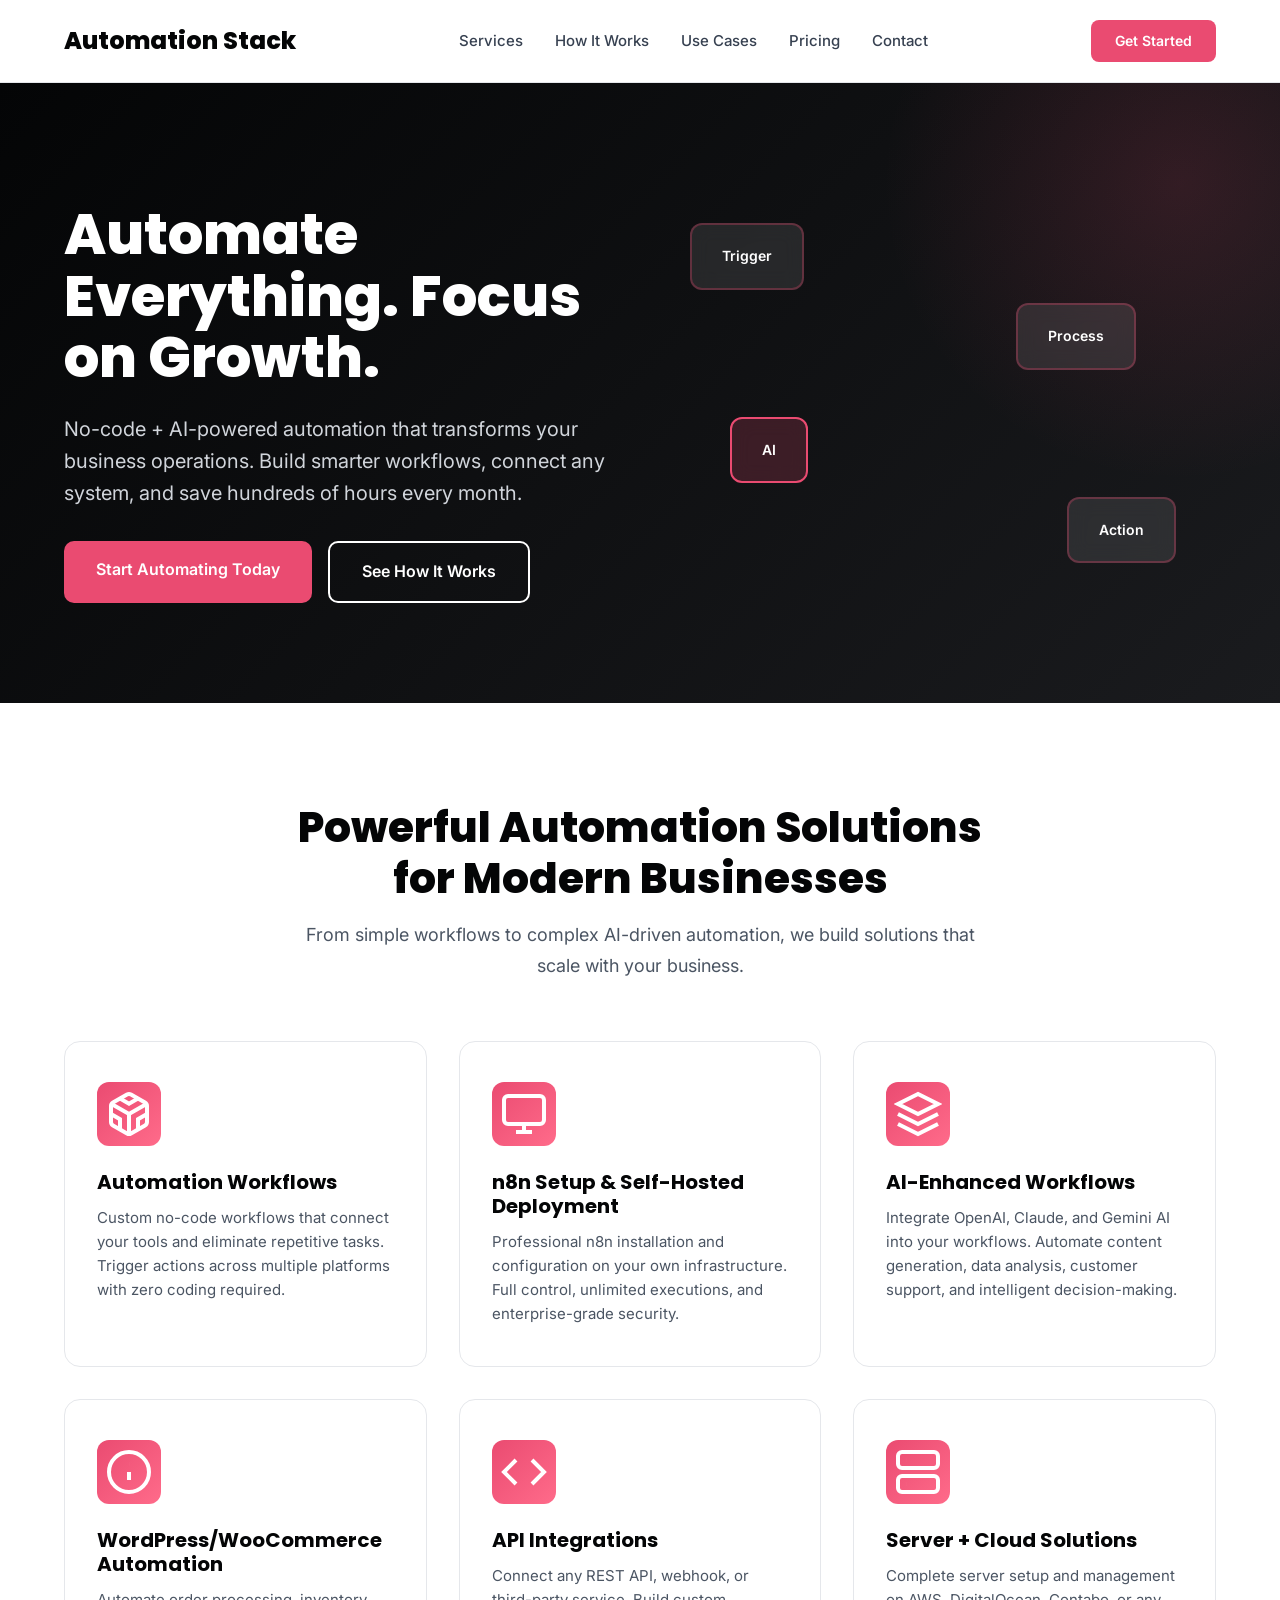
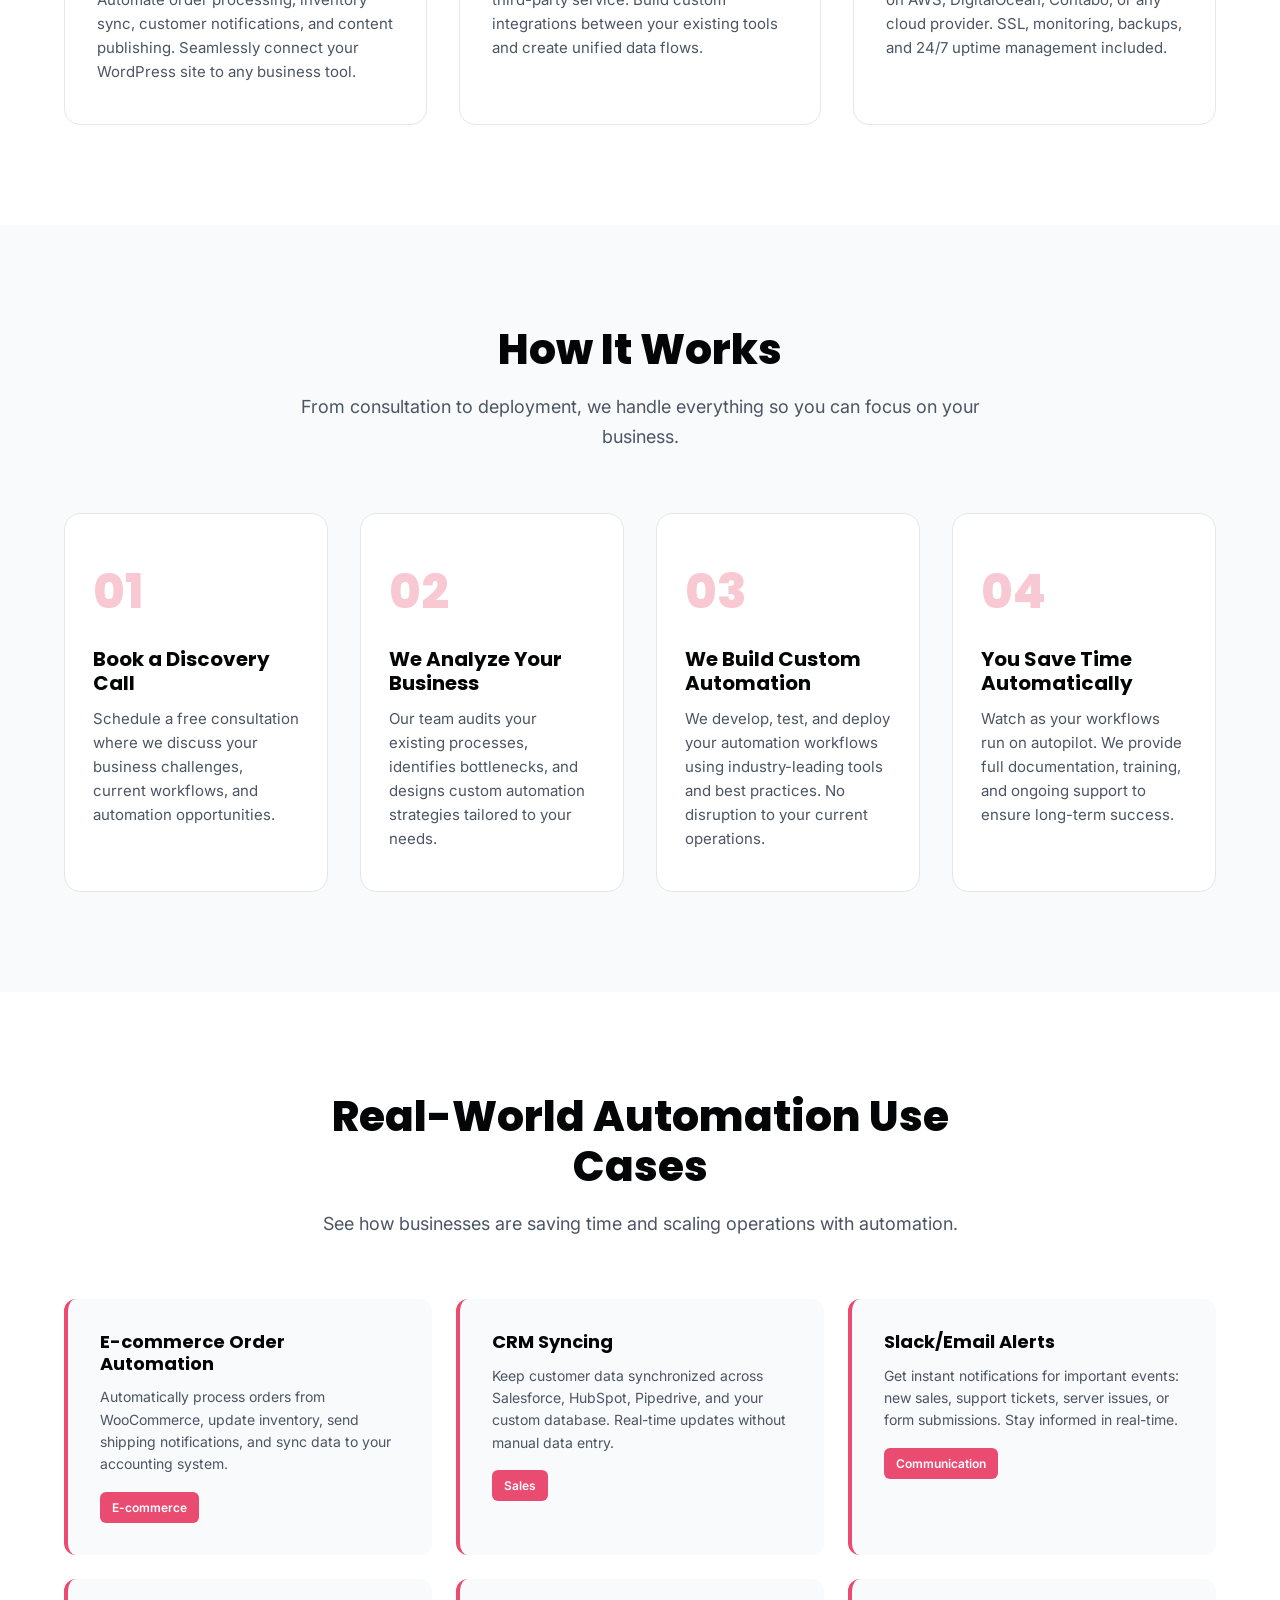
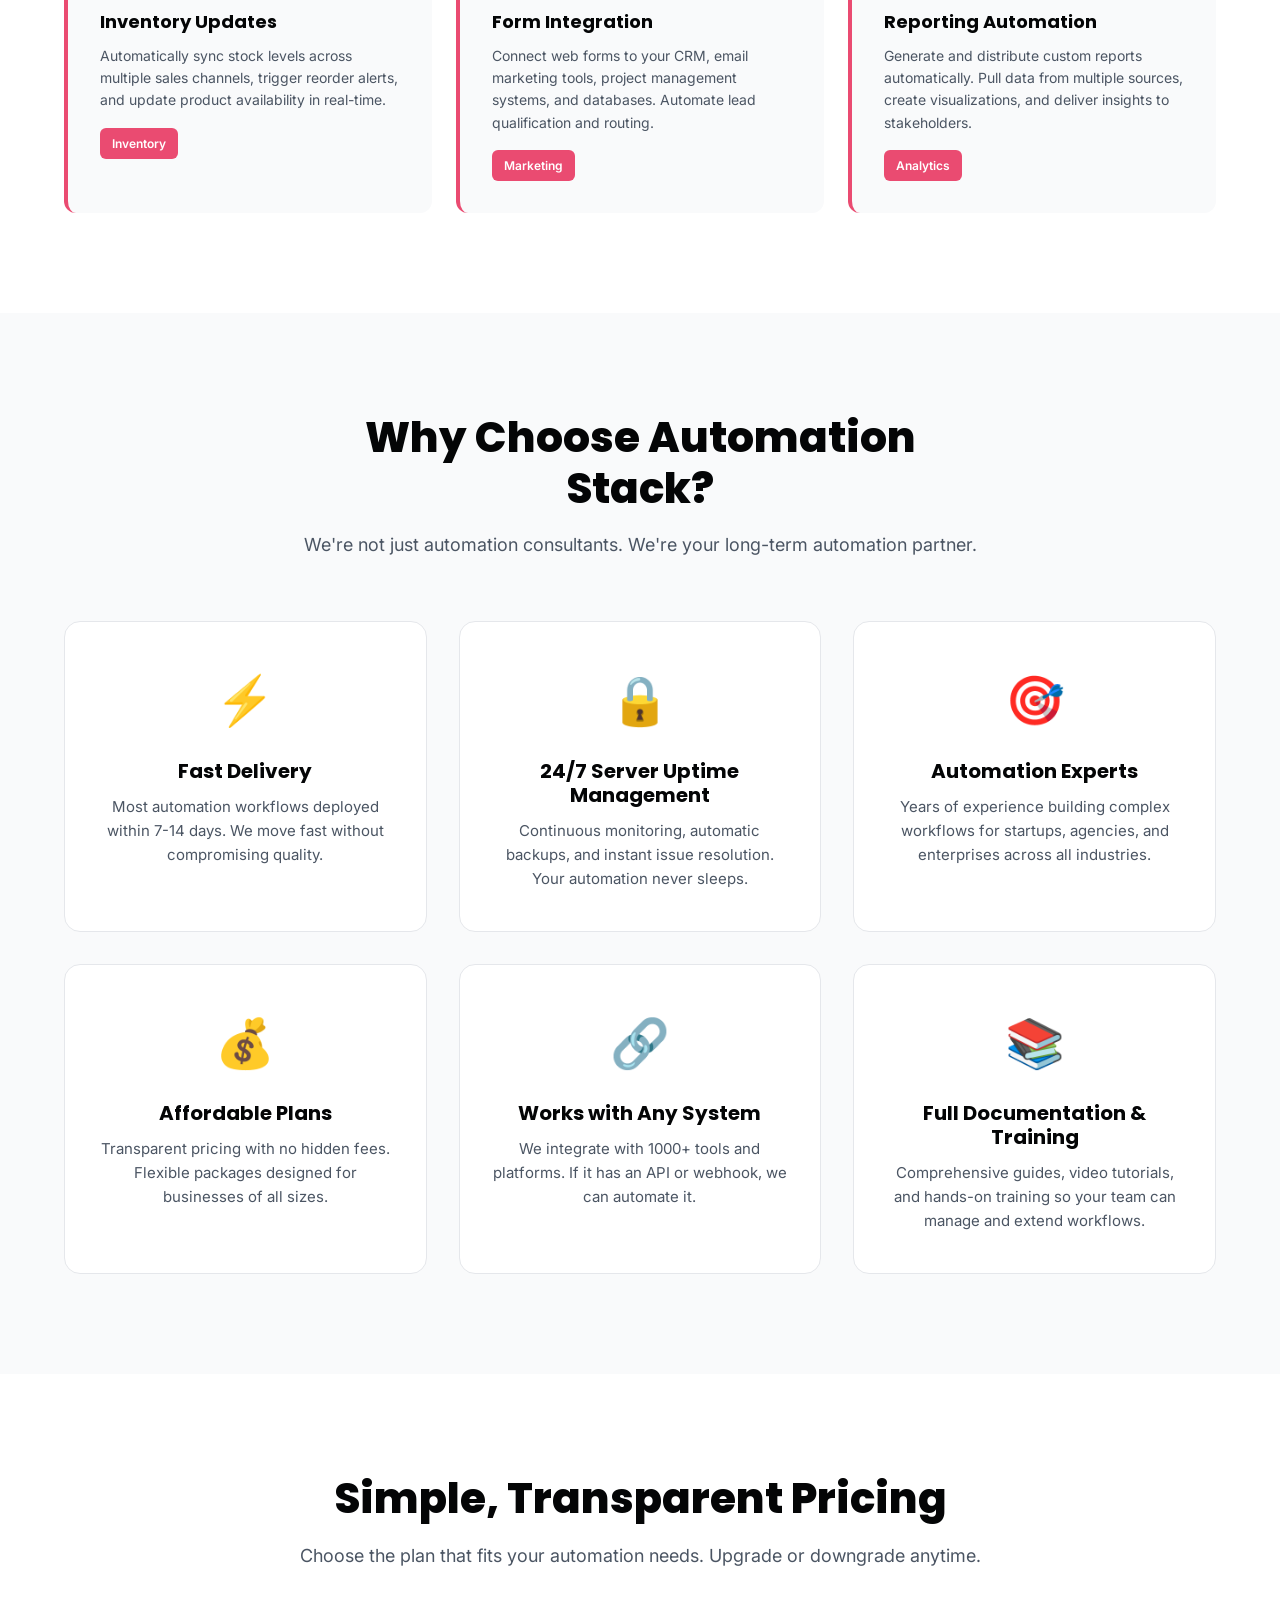
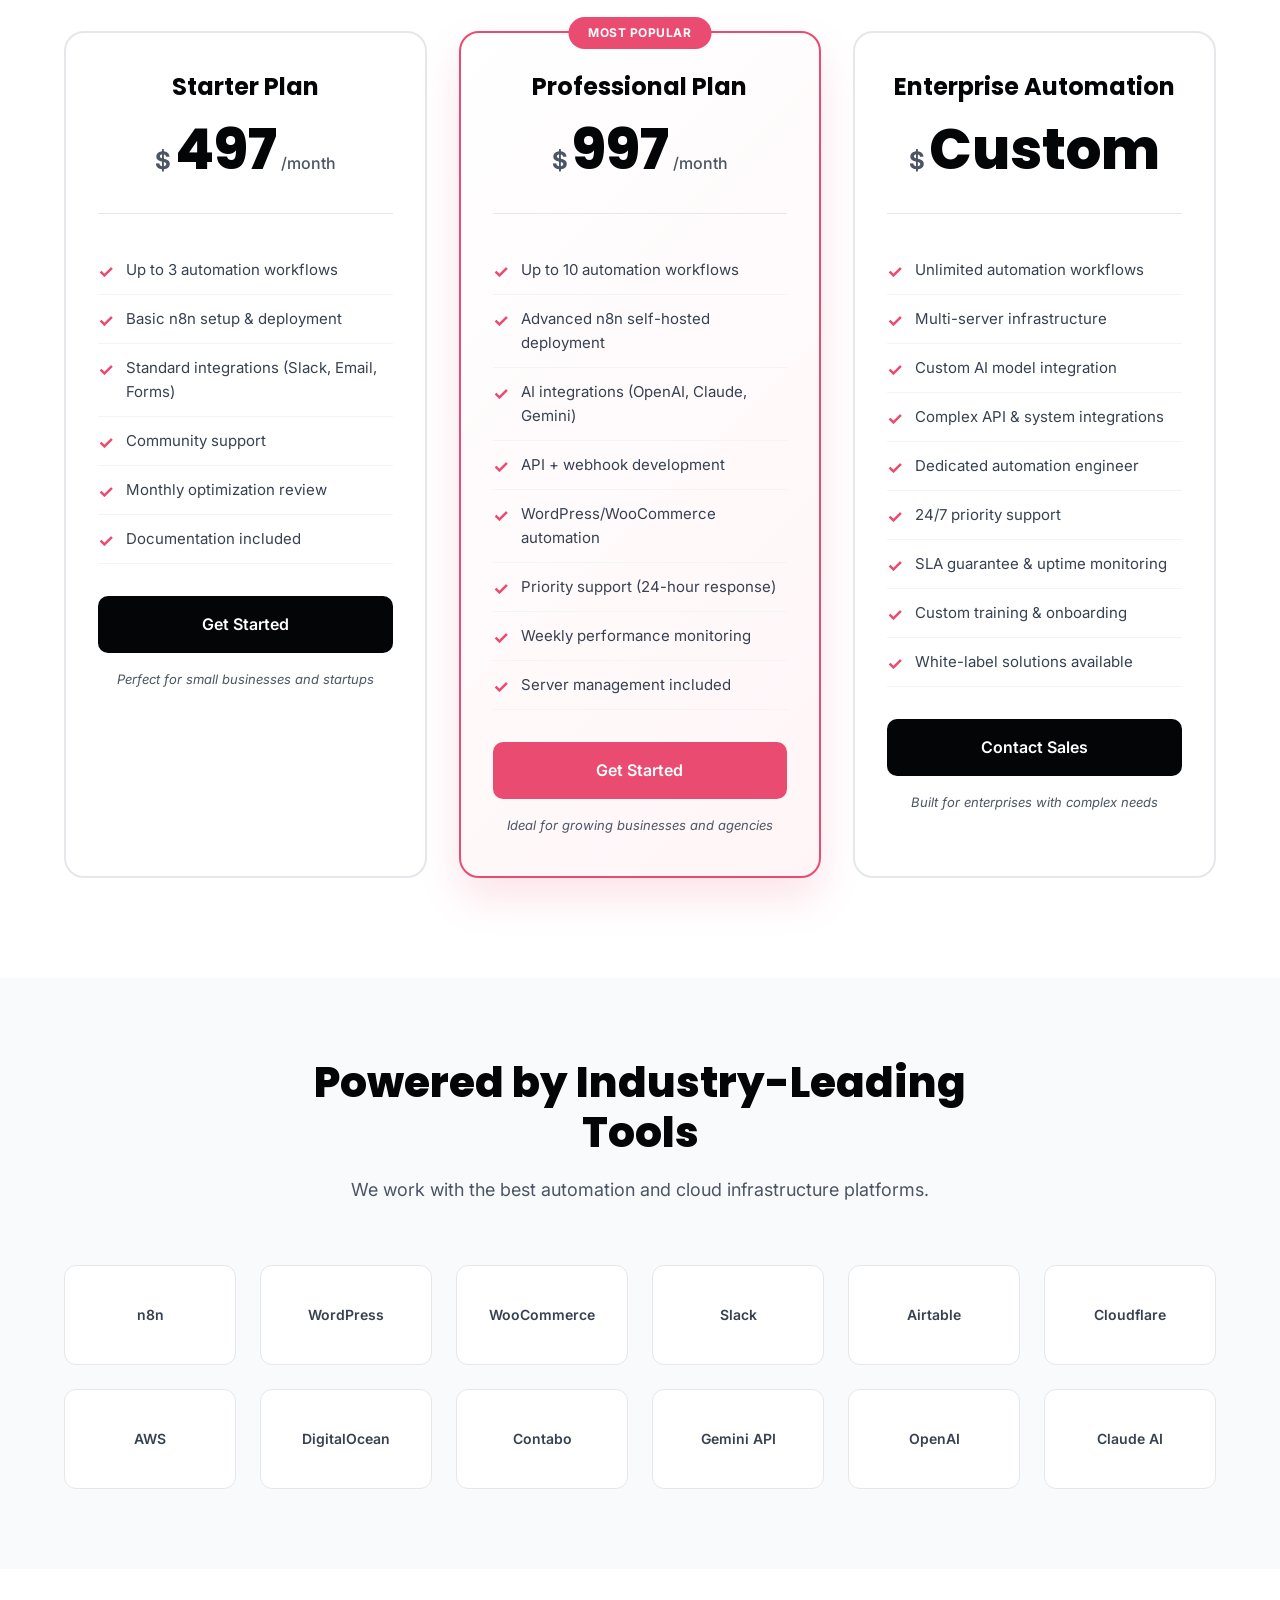
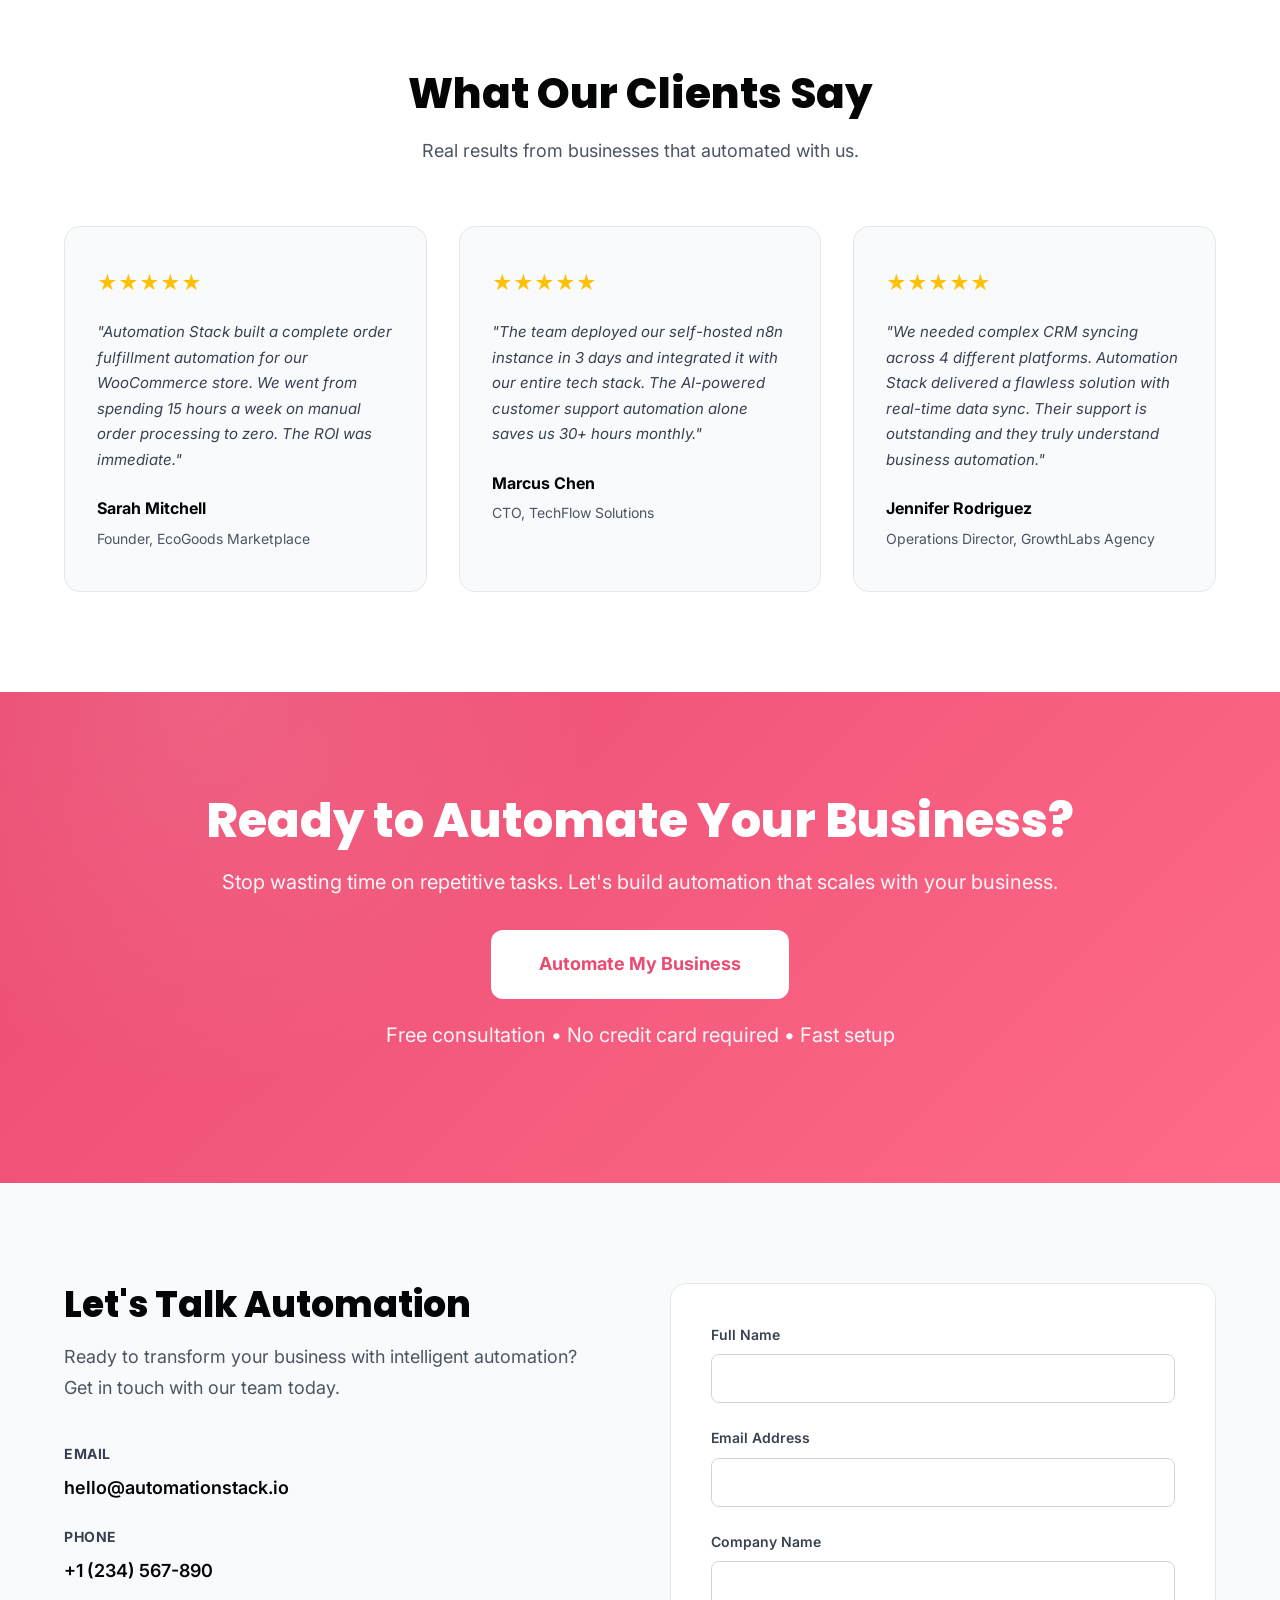
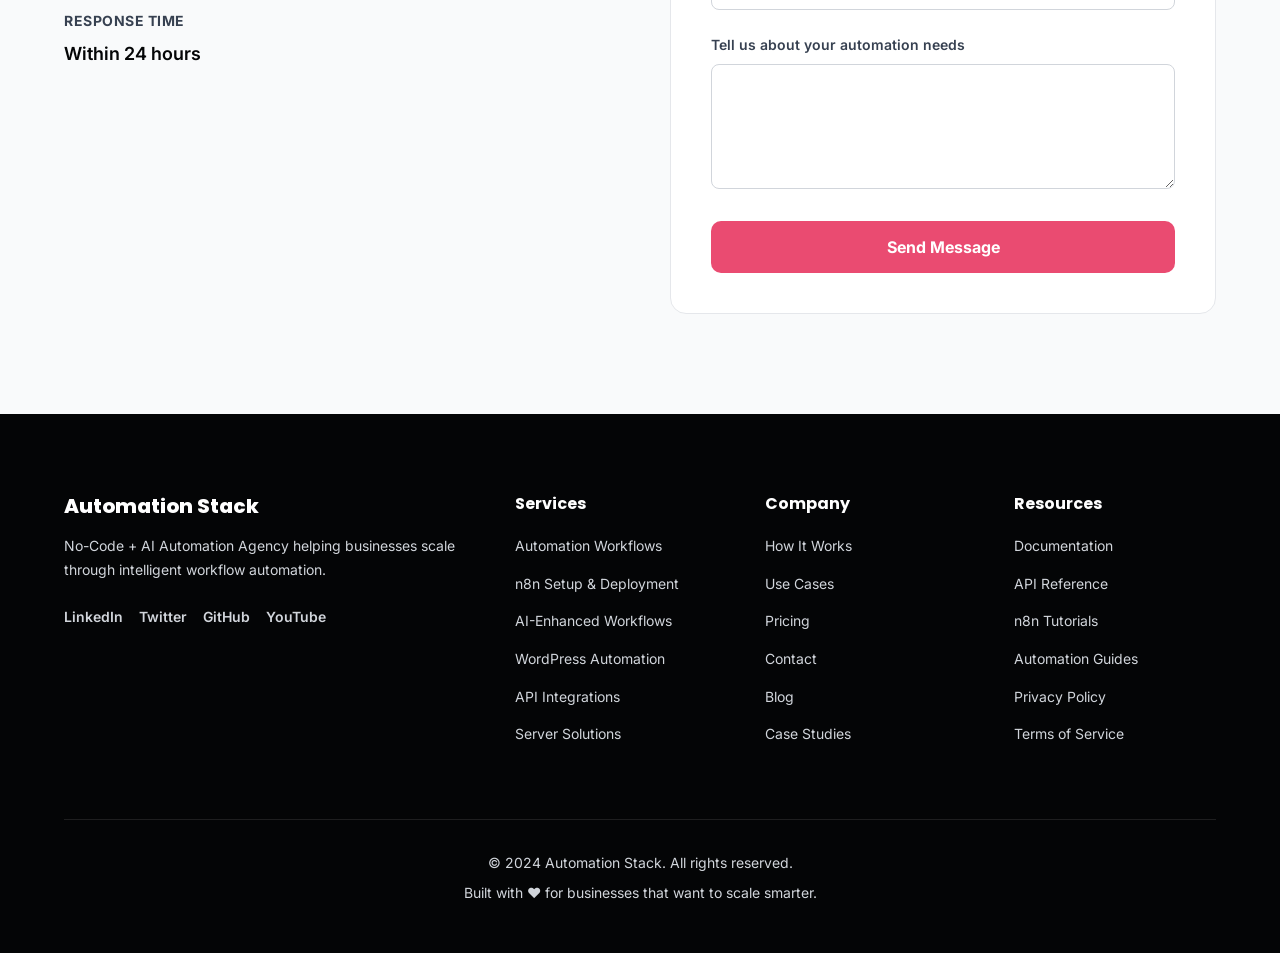
<file: index.html>
<!DOCTYPE html>
<html lang="en">
<head>
    <meta charset="UTF-8">
    <meta name="viewport" content="width=device-width, initial-scale=1.0">
    <meta name="description" content="Automation Stack - No-Code + AI Automation Agency. We build workflow automation, n8n setup, API integrations, and custom automation solutions for modern businesses.">
    <title>Automation Stack - No-Code + AI Automation Agency</title>
    <link rel="preconnect" href="https://fonts.googleapis.com">
    <link rel="preconnect" href="https://fonts.gstatic.com" crossorigin>
    <link href="https://fonts.googleapis.com/css2?family=Poppins:wght@600;700;800&family=Inter:wght@400;500;600&display=swap" rel="stylesheet">
    <link rel="stylesheet" href="styles.css">
</head>
<body>

    <!-- Navigation -->
    <nav class="navbar">
        <div class="container">
            <div class="logo">
                <h2>Automation Stack</h2>
            </div>
            <ul class="nav-links">
                <li><a href="#services">Services</a></li>
                <li><a href="#how-it-works">How It Works</a></li>
                <li><a href="#use-cases">Use Cases</a></li>
                <li><a href="#pricing">Pricing</a></li>
                <li><a href="#contact">Contact</a></li>
            </ul>
            <a href="#contact" class="btn-nav">Get Started</a>
        </div>
    </nav>

    <!-- Hero Section -->
    <section class="hero">
        <div class="container">
            <div class="hero-content">
                <h1>Automate Everything. Focus on Growth.</h1>
                <p class="hero-subtitle">No-code + AI-powered automation that transforms your business operations. Build smarter workflows, connect any system, and save hundreds of hours every month.</p>
                <div class="hero-cta">
                    <a href="#contact" class="btn-primary">Start Automating Today</a>
                    <a href="#how-it-works" class="btn-secondary">See How It Works</a>
                </div>
            </div>
            <div class="hero-visual">
                <div class="workflow-nodes">
                    <!-- Visual representation of connected nodes -->
                    <div class="node node-1">Trigger</div>
                    <div class="node node-2">Process</div>
                    <div class="node node-3">AI</div>
                    <div class="node node-4">Action</div>
                </div>
            </div>
        </div>
    </section>

    <!-- Features Section -->
    <section id="services" class="features">
        <div class="container">
            <div class="section-header">
                <h2>Powerful Automation Solutions for Modern Businesses</h2>
                <p>From simple workflows to complex AI-driven automation, we build solutions that scale with your business.</p>
            </div>

            <div class="features-grid">
                <div class="feature-card">
                    <div class="feature-icon">
                        <svg width="48" height="48" viewBox="0 0 24 24" fill="none" stroke="currentColor" stroke-width="2">
                            <path d="M21 16V8a2 2 0 0 0-1-1.73l-7-4a2 2 0 0 0-2 0l-7 4A2 2 0 0 0 3 8v8a2 2 0 0 0 1 1.73l7 4a2 2 0 0 0 2 0l7-4A2 2 0 0 0 21 16z"></path>
                            <polyline points="7.5 4.21 12 6.81 16.5 4.21"></polyline>
                            <polyline points="7.5 19.79 7.5 14.6 3 12"></polyline>
                            <polyline points="21 12 16.5 14.6 16.5 19.79"></polyline>
                            <polyline points="3.27 6.96 12 12.01 20.73 6.96"></polyline>
                            <line x1="12" y1="22.08" x2="12" y2="12"></line>
                        </svg>
                    </div>
                    <h3>Automation Workflows</h3>
                    <p>Custom no-code workflows that connect your tools and eliminate repetitive tasks. Trigger actions across multiple platforms with zero coding required.</p>
                </div>

                <div class="feature-card">
                    <div class="feature-icon">
                        <svg width="48" height="48" viewBox="0 0 24 24" fill="none" stroke="currentColor" stroke-width="2">
                            <rect x="2" y="3" width="20" height="14" rx="2" ry="2"></rect>
                            <line x1="8" y1="21" x2="16" y2="21"></line>
                            <line x1="12" y1="17" x2="12" y2="21"></line>
                        </svg>
                    </div>
                    <h3>n8n Setup & Self-Hosted Deployment</h3>
                    <p>Professional n8n installation and configuration on your own infrastructure. Full control, unlimited executions, and enterprise-grade security.</p>
                </div>

                <div class="feature-card">
                    <div class="feature-icon">
                        <svg width="48" height="48" viewBox="0 0 24 24" fill="none" stroke="currentColor" stroke-width="2">
                            <path d="M12 2L2 7l10 5 10-5-10-5z"></path>
                            <path d="M2 17l10 5 10-5"></path>
                            <path d="M2 12l10 5 10-5"></path>
                        </svg>
                    </div>
                    <h3>AI-Enhanced Workflows</h3>
                    <p>Integrate OpenAI, Claude, and Gemini AI into your workflows. Automate content generation, data analysis, customer support, and intelligent decision-making.</p>
                </div>

                <div class="feature-card">
                    <div class="feature-icon">
                        <svg width="48" height="48" viewBox="0 0 24 24" fill="none" stroke="currentColor" stroke-width="2">
                            <circle cx="12" cy="12" r="10"></circle>
                            <path d="M12 16v-4"></path>
                            <path d="M12 8h.01"></path>
                        </svg>
                    </div>
                    <h3>WordPress/WooCommerce Automation</h3>
                    <p>Automate order processing, inventory sync, customer notifications, and content publishing. Seamlessly connect your WordPress site to any business tool.</p>
                </div>

                <div class="feature-card">
                    <div class="feature-icon">
                        <svg width="48" height="48" viewBox="0 0 24 24" fill="none" stroke="currentColor" stroke-width="2">
                            <polyline points="16 18 22 12 16 6"></polyline>
                            <polyline points="8 6 2 12 8 18"></polyline>
                        </svg>
                    </div>
                    <h3>API Integrations</h3>
                    <p>Connect any REST API, webhook, or third-party service. Build custom integrations between your existing tools and create unified data flows.</p>
                </div>

                <div class="feature-card">
                    <div class="feature-icon">
                        <svg width="48" height="48" viewBox="0 0 24 24" fill="none" stroke="currentColor" stroke-width="2">
                            <rect x="2" y="2" width="20" height="8" rx="2" ry="2"></rect>
                            <rect x="2" y="14" width="20" height="8" rx="2" ry="2"></rect>
                            <line x1="6" y1="6" x2="6.01" y2="6"></line>
                            <line x1="6" y1="18" x2="6.01" y2="18"></line>
                        </svg>
                    </div>
                    <h3>Server + Cloud Solutions</h3>
                    <p>Complete server setup and management on AWS, DigitalOcean, Contabo, or any cloud provider. SSL, monitoring, backups, and 24/7 uptime management included.</p>
                </div>
            </div>
        </div>
    </section>

    <!-- How It Works Section -->
    <section id="how-it-works" class="how-it-works">
        <div class="container">
            <div class="section-header">
                <h2>How It Works</h2>
                <p>From consultation to deployment, we handle everything so you can focus on your business.</p>
            </div>

            <div class="steps">
                <div class="step">
                    <div class="step-number">01</div>
                    <h3>Book a Discovery Call</h3>
                    <p>Schedule a free consultation where we discuss your business challenges, current workflows, and automation opportunities.</p>
                </div>

                <div class="step">
                    <div class="step-number">02</div>
                    <h3>We Analyze Your Business</h3>
                    <p>Our team audits your existing processes, identifies bottlenecks, and designs custom automation strategies tailored to your needs.</p>
                </div>

                <div class="step">
                    <div class="step-number">03</div>
                    <h3>We Build Custom Automation</h3>
                    <p>We develop, test, and deploy your automation workflows using industry-leading tools and best practices. No disruption to your current operations.</p>
                </div>

                <div class="step">
                    <div class="step-number">04</div>
                    <h3>You Save Time Automatically</h3>
                    <p>Watch as your workflows run on autopilot. We provide full documentation, training, and ongoing support to ensure long-term success.</p>
                </div>
            </div>
        </div>
    </section>

    <!-- Use Cases Section -->
    <section id="use-cases" class="use-cases">
        <div class="container">
            <div class="section-header">
                <h2>Real-World Automation Use Cases</h2>
                <p>See how businesses are saving time and scaling operations with automation.</p>
            </div>

            <div class="use-cases-grid">
                <div class="use-case">
                    <h3>E-commerce Order Automation</h3>
                    <p>Automatically process orders from WooCommerce, update inventory, send shipping notifications, and sync data to your accounting system.</p>
                    <div class="use-case-tag">E-commerce</div>
                </div>

                <div class="use-case">
                    <h3>CRM Syncing</h3>
                    <p>Keep customer data synchronized across Salesforce, HubSpot, Pipedrive, and your custom database. Real-time updates without manual data entry.</p>
                    <div class="use-case-tag">Sales</div>
                </div>

                <div class="use-case">
                    <h3>Slack/Email Alerts</h3>
                    <p>Get instant notifications for important events: new sales, support tickets, server issues, or form submissions. Stay informed in real-time.</p>
                    <div class="use-case-tag">Communication</div>
                </div>

                <div class="use-case">
                    <h3>Inventory Updates</h3>
                    <p>Automatically sync stock levels across multiple sales channels, trigger reorder alerts, and update product availability in real-time.</p>
                    <div class="use-case-tag">Inventory</div>
                </div>

                <div class="use-case">
                    <h3>Form Integration</h3>
                    <p>Connect web forms to your CRM, email marketing tools, project management systems, and databases. Automate lead qualification and routing.</p>
                    <div class="use-case-tag">Marketing</div>
                </div>

                <div class="use-case">
                    <h3>Reporting Automation</h3>
                    <p>Generate and distribute custom reports automatically. Pull data from multiple sources, create visualizations, and deliver insights to stakeholders.</p>
                    <div class="use-case-tag">Analytics</div>
                </div>
            </div>
        </div>
    </section>

    <!-- Why Choose Section -->
    <section class="why-choose">
        <div class="container">
            <div class="section-header">
                <h2>Why Choose Automation Stack?</h2>
                <p>We're not just automation consultants. We're your long-term automation partner.</p>
            </div>

            <div class="benefits-grid">
                <div class="benefit">
                    <div class="benefit-icon">⚡</div>
                    <h3>Fast Delivery</h3>
                    <p>Most automation workflows deployed within 7-14 days. We move fast without compromising quality.</p>
                </div>

                <div class="benefit">
                    <div class="benefit-icon">🔒</div>
                    <h3>24/7 Server Uptime Management</h3>
                    <p>Continuous monitoring, automatic backups, and instant issue resolution. Your automation never sleeps.</p>
                </div>

                <div class="benefit">
                    <div class="benefit-icon">🎯</div>
                    <h3>Automation Experts</h3>
                    <p>Years of experience building complex workflows for startups, agencies, and enterprises across all industries.</p>
                </div>

                <div class="benefit">
                    <div class="benefit-icon">💰</div>
                    <h3>Affordable Plans</h3>
                    <p>Transparent pricing with no hidden fees. Flexible packages designed for businesses of all sizes.</p>
                </div>

                <div class="benefit">
                    <div class="benefit-icon">🔗</div>
                    <h3>Works with Any System</h3>
                    <p>We integrate with 1000+ tools and platforms. If it has an API or webhook, we can automate it.</p>
                </div>

                <div class="benefit">
                    <div class="benefit-icon">📚</div>
                    <h3>Full Documentation & Training</h3>
                    <p>Comprehensive guides, video tutorials, and hands-on training so your team can manage and extend workflows.</p>
                </div>
            </div>
        </div>
    </section>

    <!-- Pricing Section -->
    <section id="pricing" class="pricing">
        <div class="container">
            <div class="section-header">
                <h2>Simple, Transparent Pricing</h2>
                <p>Choose the plan that fits your automation needs. Upgrade or downgrade anytime.</p>
            </div>

            <div class="pricing-grid">
                <div class="pricing-card">
                    <div class="pricing-header">
                        <h3>Starter Plan</h3>
                        <div class="price">
                            <span class="currency">$</span>
                            <span class="amount">497</span>
                            <span class="period">/month</span>
                        </div>
                    </div>
                    <ul class="pricing-features">
                        <li>Up to 3 automation workflows</li>
                        <li>Basic n8n setup & deployment</li>
                        <li>Standard integrations (Slack, Email, Forms)</li>
                        <li>Community support</li>
                        <li>Monthly optimization review</li>
                        <li>Documentation included</li>
                    </ul>
                    <a href="#contact" class="btn-pricing">Get Started</a>
                    <p class="pricing-note">Perfect for small businesses and startups</p>
                </div>

                <div class="pricing-card featured">
                    <div class="badge">Most Popular</div>
                    <div class="pricing-header">
                        <h3>Professional Plan</h3>
                        <div class="price">
                            <span class="currency">$</span>
                            <span class="amount">997</span>
                            <span class="period">/month</span>
                        </div>
                    </div>
                    <ul class="pricing-features">
                        <li>Up to 10 automation workflows</li>
                        <li>Advanced n8n self-hosted deployment</li>
                        <li>AI integrations (OpenAI, Claude, Gemini)</li>
                        <li>API + webhook development</li>
                        <li>WordPress/WooCommerce automation</li>
                        <li>Priority support (24-hour response)</li>
                        <li>Weekly performance monitoring</li>
                        <li>Server management included</li>
                    </ul>
                    <a href="#contact" class="btn-pricing">Get Started</a>
                    <p class="pricing-note">Ideal for growing businesses and agencies</p>
                </div>

                <div class="pricing-card">
                    <div class="pricing-header">
                        <h3>Enterprise Automation</h3>
                        <div class="price">
                            <span class="currency">$</span>
                            <span class="amount">Custom</span>
                        </div>
                    </div>
                    <ul class="pricing-features">
                        <li>Unlimited automation workflows</li>
                        <li>Multi-server infrastructure</li>
                        <li>Custom AI model integration</li>
                        <li>Complex API & system integrations</li>
                        <li>Dedicated automation engineer</li>
                        <li>24/7 priority support</li>
                        <li>SLA guarantee & uptime monitoring</li>
                        <li>Custom training & onboarding</li>
                        <li>White-label solutions available</li>
                    </ul>
                    <a href="#contact" class="btn-pricing">Contact Sales</a>
                    <p class="pricing-note">Built for enterprises with complex needs</p>
                </div>
            </div>
        </div>
    </section>

    <!-- Tools & Tech Section -->
    <section class="tools-tech">
        <div class="container">
            <div class="section-header">
                <h2>Powered by Industry-Leading Tools</h2>
                <p>We work with the best automation and cloud infrastructure platforms.</p>
            </div>

            <div class="tools-grid">
                <div class="tool-logo">n8n</div>
                <div class="tool-logo">WordPress</div>
                <div class="tool-logo">WooCommerce</div>
                <div class="tool-logo">Slack</div>
                <div class="tool-logo">Airtable</div>
                <div class="tool-logo">Cloudflare</div>
                <div class="tool-logo">AWS</div>
                <div class="tool-logo">DigitalOcean</div>
                <div class="tool-logo">Contabo</div>
                <div class="tool-logo">Gemini API</div>
                <div class="tool-logo">OpenAI</div>
                <div class="tool-logo">Claude AI</div>
            </div>
        </div>
    </section>

    <!-- Testimonials Section -->
    <section class="testimonials">
        <div class="container">
            <div class="section-header">
                <h2>What Our Clients Say</h2>
                <p>Real results from businesses that automated with us.</p>
            </div>

            <div class="testimonials-grid">
                <div class="testimonial-card">
                    <div class="stars">★★★★★</div>
                    <p class="testimonial-text">"Automation Stack built a complete order fulfillment automation for our WooCommerce store. We went from spending 15 hours a week on manual order processing to zero. The ROI was immediate."</p>
                    <div class="testimonial-author">
                        <strong>Sarah Mitchell</strong>
                        <span>Founder, EcoGoods Marketplace</span>
                    </div>
                </div>

                <div class="testimonial-card">
                    <div class="stars">★★★★★</div>
                    <p class="testimonial-text">"The team deployed our self-hosted n8n instance in 3 days and integrated it with our entire tech stack. The AI-powered customer support automation alone saves us 30+ hours monthly."</p>
                    <div class="testimonial-author">
                        <strong>Marcus Chen</strong>
                        <span>CTO, TechFlow Solutions</span>
                    </div>
                </div>

                <div class="testimonial-card">
                    <div class="stars">★★★★★</div>
                    <p class="testimonial-text">"We needed complex CRM syncing across 4 different platforms. Automation Stack delivered a flawless solution with real-time data sync. Their support is outstanding and they truly understand business automation."</p>
                    <div class="testimonial-author">
                        <strong>Jennifer Rodriguez</strong>
                        <span>Operations Director, GrowthLabs Agency</span>
                    </div>
                </div>
            </div>
        </div>
    </section>

    <!-- CTA Banner -->
    <section class="cta-banner">
        <div class="container">
            <div class="cta-content">
                <h2>Ready to Automate Your Business?</h2>
                <p>Stop wasting time on repetitive tasks. Let's build automation that scales with your business.</p>
                <a href="#contact" class="btn-cta">Automate My Business</a>
                <p class="cta-subtext">Free consultation • No credit card required • Fast setup</p>
            </div>
        </div>
    </section>

    <!-- Contact Section -->
    <section id="contact" class="contact">
        <div class="container">
            <div class="contact-wrapper">
                <div class="contact-info">
                    <h2>Let's Talk Automation</h2>
                    <p>Ready to transform your business with intelligent automation? Get in touch with our team today.</p>

                    <div class="contact-details">
                        <div class="contact-item">
                            <strong>Email</strong>
                            <a href="mailto:hello@automationstack.io">hello@automationstack.io</a>
                        </div>
                        <div class="contact-item">
                            <strong>Phone</strong>
                            <a href="tel:+1234567890">+1 (234) 567-890</a>
                        </div>
                        <div class="contact-item">
                            <strong>Response Time</strong>
                            <span>Within 24 hours</span>
                        </div>
                    </div>
                </div>

                <div class="contact-form">
                    <form>
                        <div class="form-group">
                            <label for="name">Full Name</label>
                            <input type="text" id="name" name="name" required>
                        </div>
                        <div class="form-group">
                            <label for="email">Email Address</label>
                            <input type="email" id="email" name="email" required>
                        </div>
                        <div class="form-group">
                            <label for="company">Company Name</label>
                            <input type="text" id="company" name="company">
                        </div>
                        <div class="form-group">
                            <label for="message">Tell us about your automation needs</label>
                            <textarea id="message" name="message" rows="5" required></textarea>
                        </div>
                        <button type="submit" class="btn-submit">Send Message</button>
                    </form>
                </div>
            </div>
        </div>
    </section>

    <!-- Footer -->
    <footer class="footer">
        <div class="container">
            <div class="footer-grid">
                <div class="footer-col">
                    <h3>Automation Stack</h3>
                    <p>No-Code + AI Automation Agency helping businesses scale through intelligent workflow automation.</p>
                    <div class="social-links">
                        <a href="#" aria-label="LinkedIn">LinkedIn</a>
                        <a href="#" aria-label="Twitter">Twitter</a>
                        <a href="#" aria-label="GitHub">GitHub</a>
                        <a href="#" aria-label="YouTube">YouTube</a>
                    </div>
                </div>

                <div class="footer-col">
                    <h4>Services</h4>
                    <ul>
                        <li><a href="#services">Automation Workflows</a></li>
                        <li><a href="#services">n8n Setup & Deployment</a></li>
                        <li><a href="#services">AI-Enhanced Workflows</a></li>
                        <li><a href="#services">WordPress Automation</a></li>
                        <li><a href="#services">API Integrations</a></li>
                        <li><a href="#services">Server Solutions</a></li>
                    </ul>
                </div>

                <div class="footer-col">
                    <h4>Company</h4>
                    <ul>
                        <li><a href="#how-it-works">How It Works</a></li>
                        <li><a href="#use-cases">Use Cases</a></li>
                        <li><a href="#pricing">Pricing</a></li>
                        <li><a href="#contact">Contact</a></li>
                        <li><a href="#">Blog</a></li>
                        <li><a href="#">Case Studies</a></li>
                    </ul>
                </div>

                <div class="footer-col">
                    <h4>Resources</h4>
                    <ul>
                        <li><a href="#">Documentation</a></li>
                        <li><a href="#">API Reference</a></li>
                        <li><a href="#">n8n Tutorials</a></li>
                        <li><a href="#">Automation Guides</a></li>
                        <li><a href="#">Privacy Policy</a></li>
                        <li><a href="#">Terms of Service</a></li>
                    </ul>
                </div>
            </div>

            <div class="footer-bottom">
                <p>&copy; 2024 Automation Stack. All rights reserved.</p>
                <p>Built with ❤️ for businesses that want to scale smarter.</p>
            </div>
        </div>
    </footer>

</body>
</html>
</file>
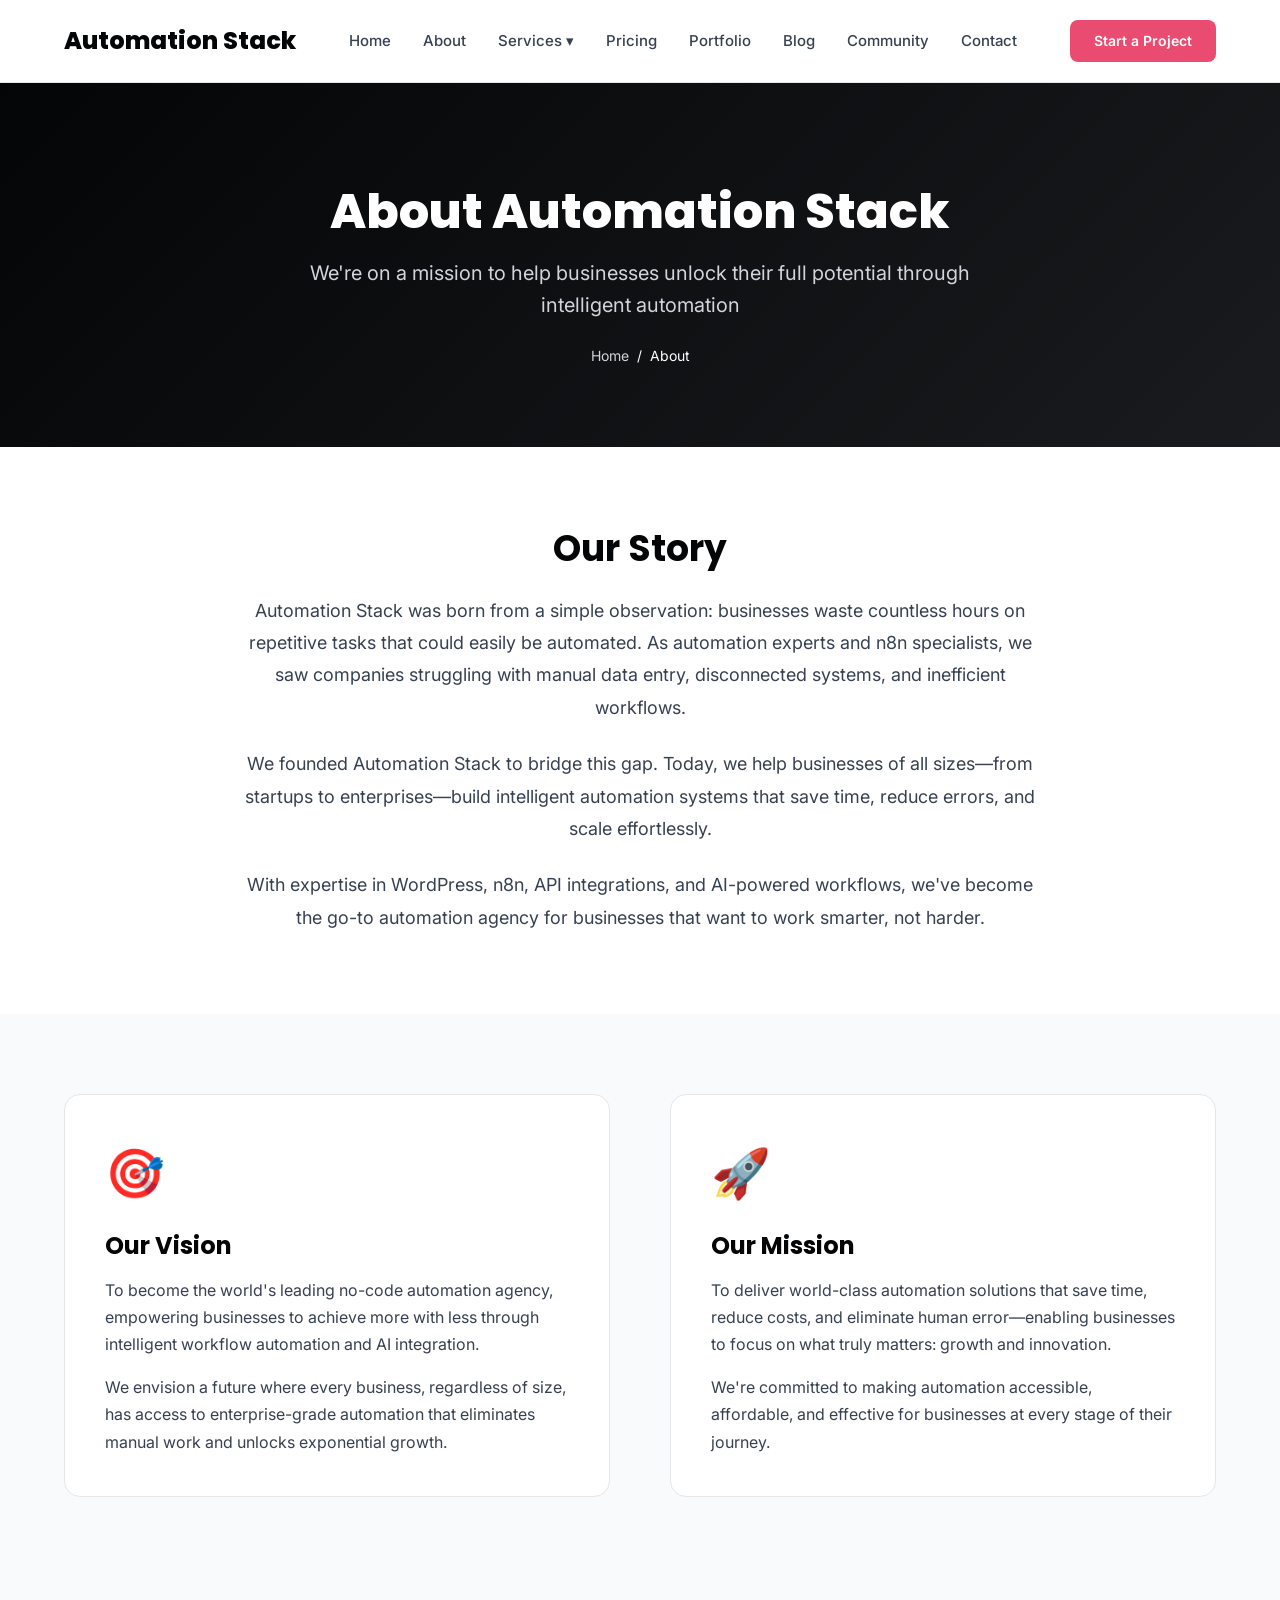
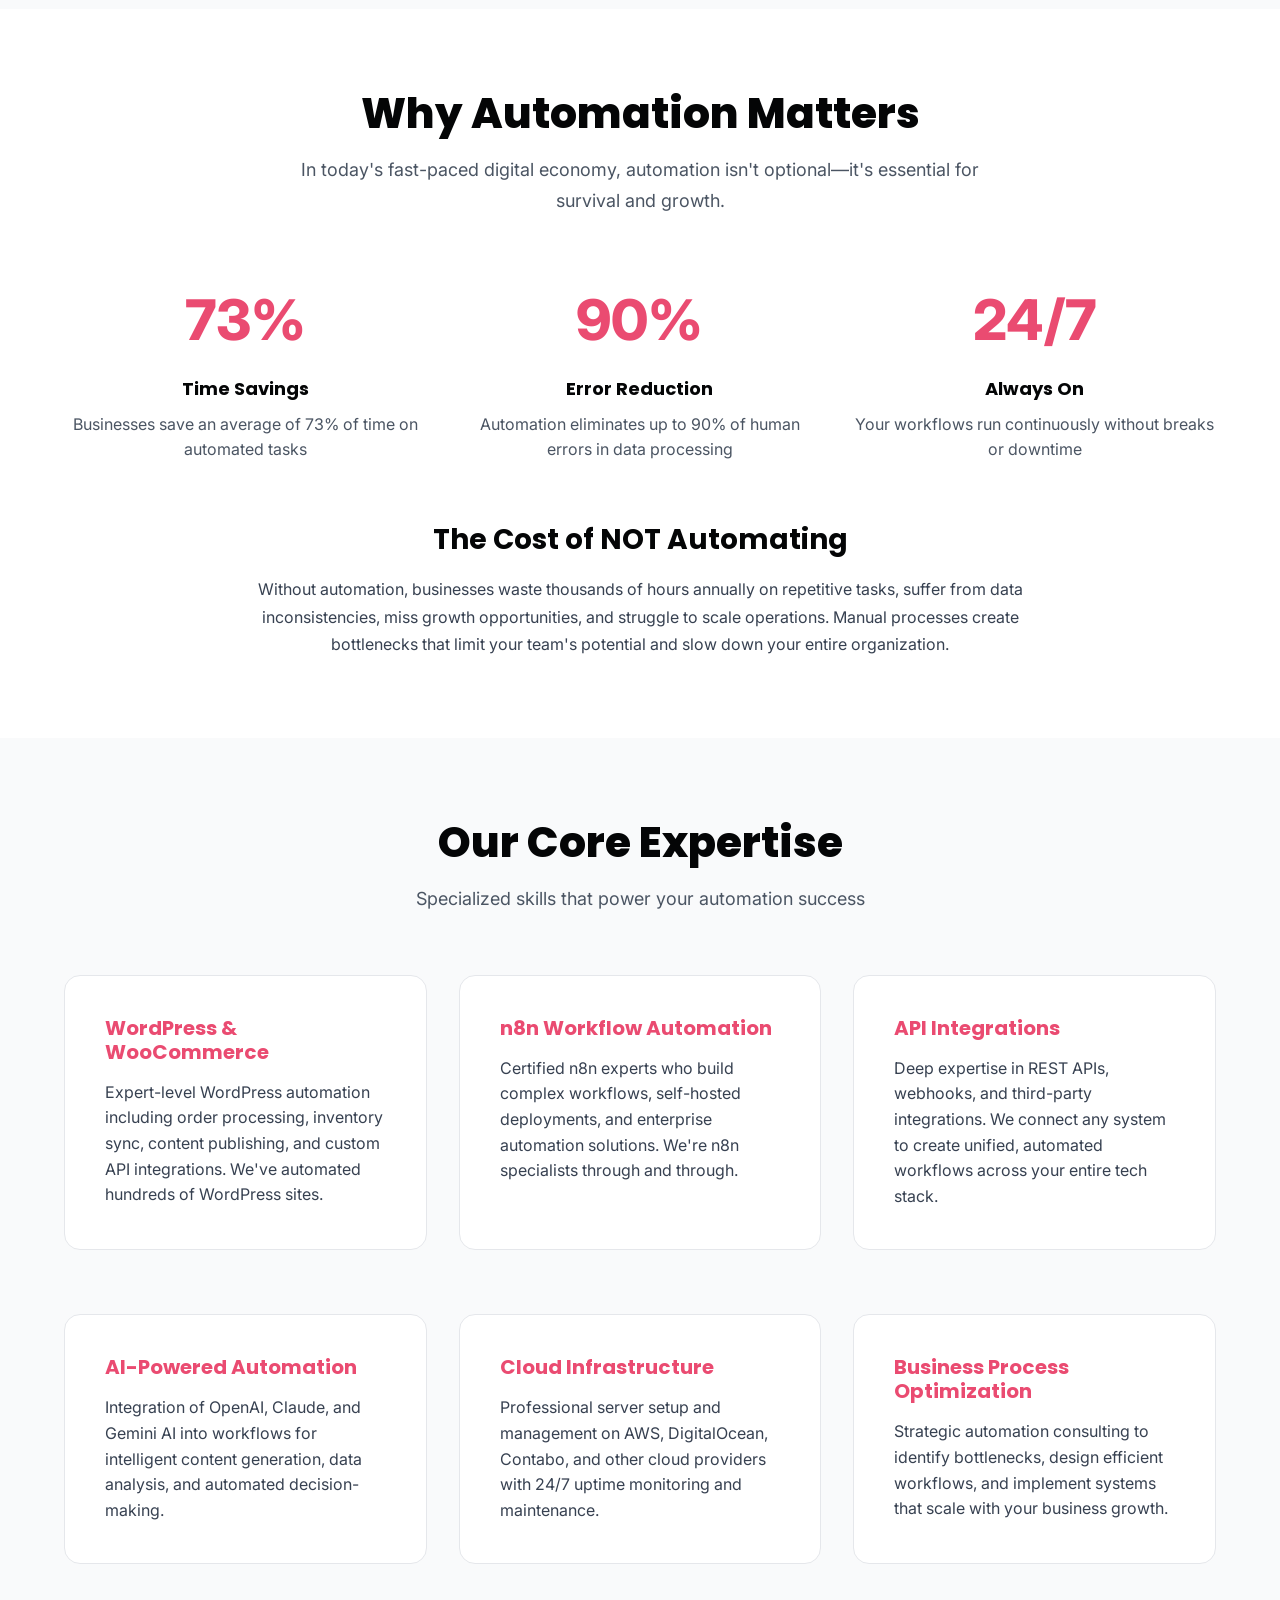
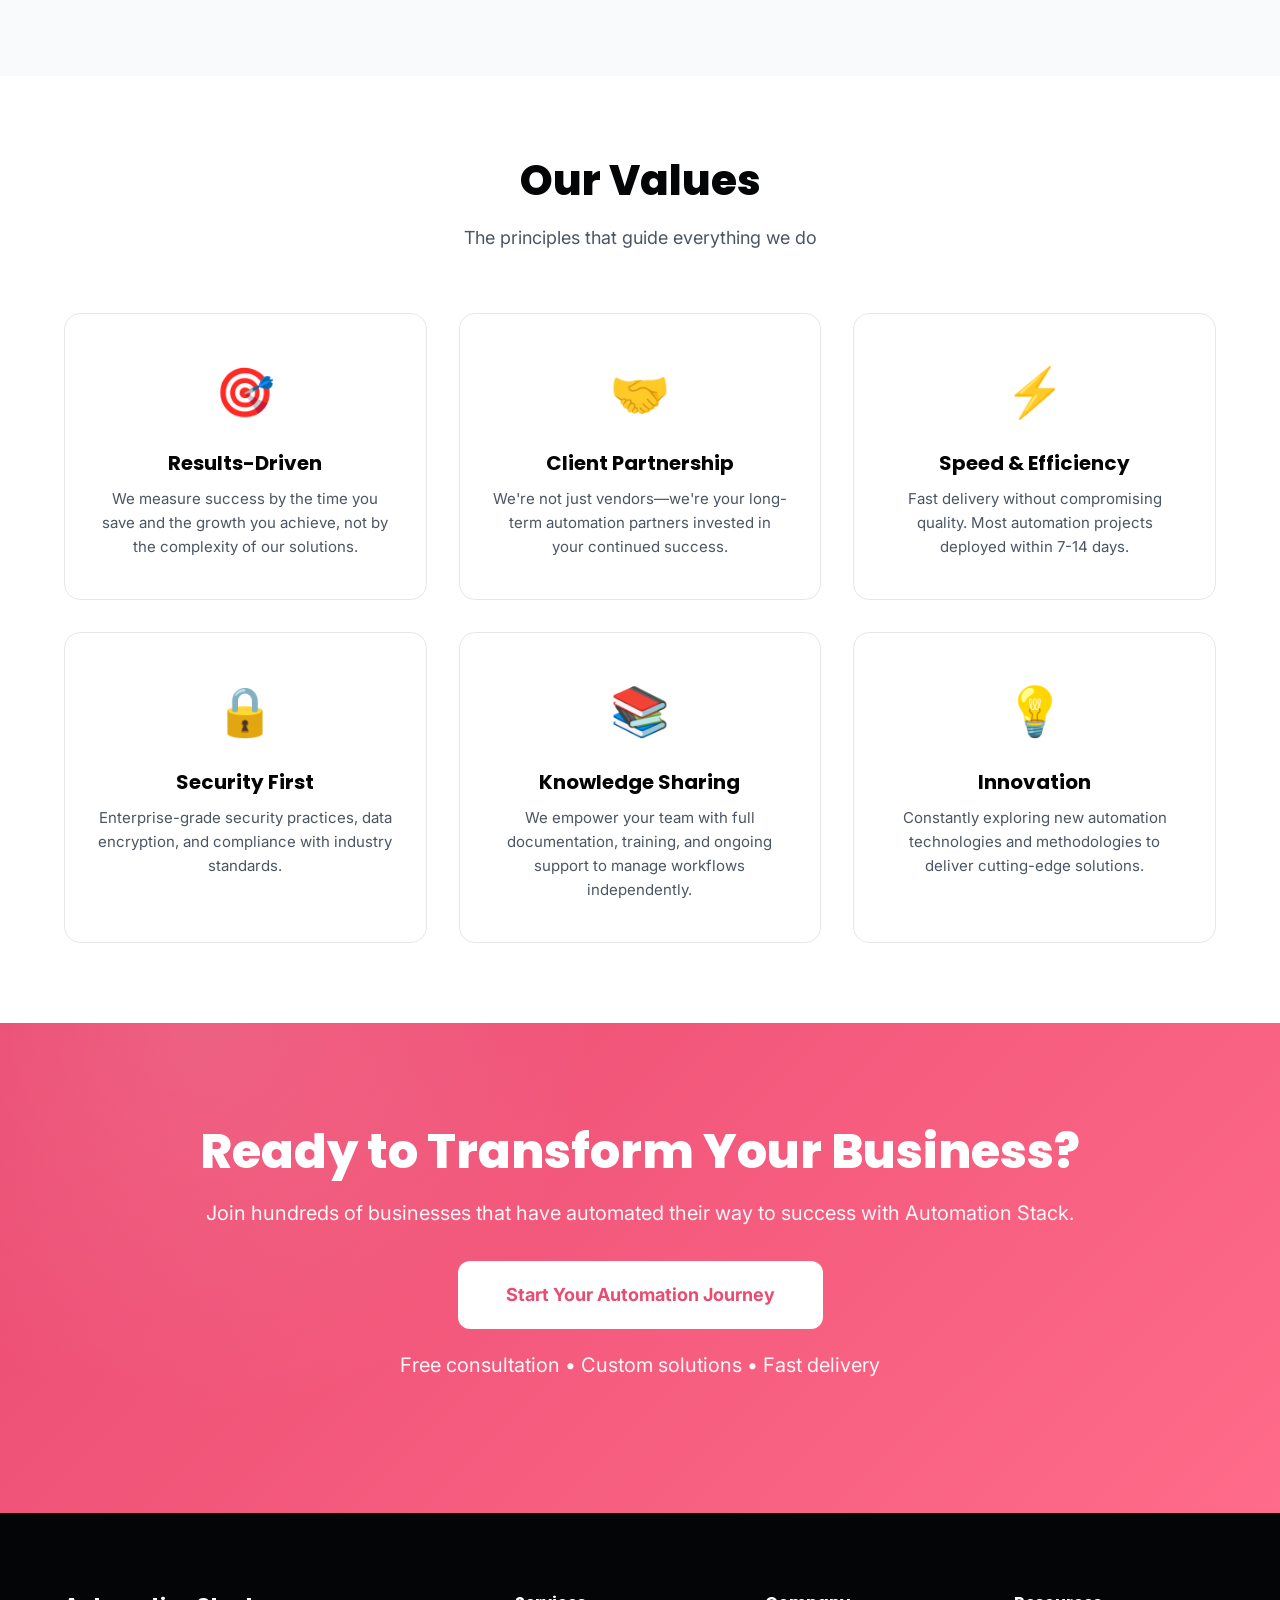
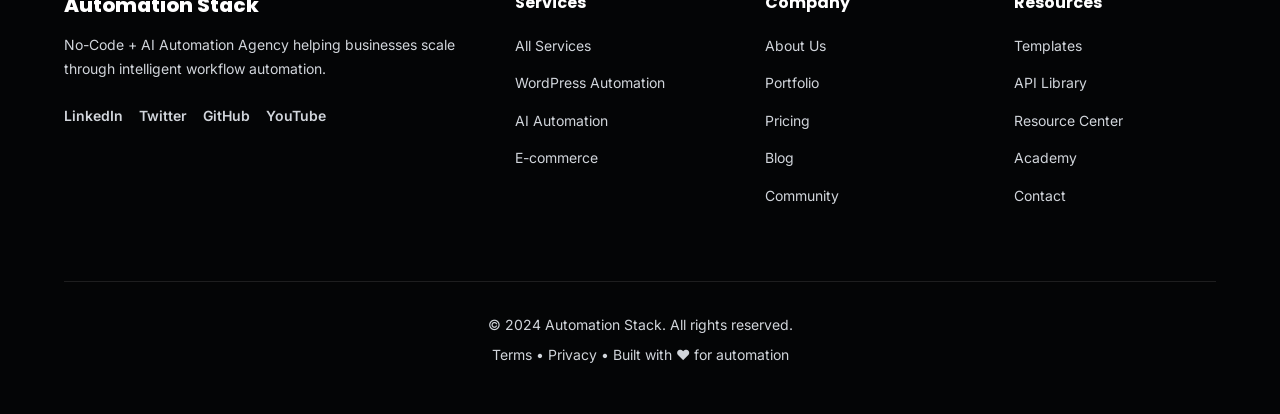
<file: about.html>
<!DOCTYPE html>
<html lang="en">
<head>
    <meta charset="UTF-8">
    <meta name="viewport" content="width=device-width, initial-scale=1.0">
    <meta name="description" content="About Automation Stack - Expert No-Code + AI automation agency specializing in WordPress, n8n, and API integrations for modern businesses.">
    <title>About Us | Automation Stack - No-Code Automation Experts</title>
    <link rel="preconnect" href="https://fonts.googleapis.com">
    <link rel="preconnect" href="https://fonts.gstatic.com" crossorigin>
    <link href="https://fonts.googleapis.com/css2?family=Poppins:wght@600;700;800&family=Inter:wght@400;500;600&display=swap" rel="stylesheet">
    <link rel="stylesheet" href="styles.css">
</head>
<body>

    <!-- Navigation -->
    <nav class="navbar">
        <div class="container">
            <div class="logo">
                <a href="index.html"><h2>Automation Stack</h2></a>
            </div>
            <ul class="nav-links">
                <li><a href="index.html">Home</a></li>
                <li><a href="about.html" class="active">About</a></li>
                <li class="dropdown">
                    <a href="services.html">Services ▾</a>
                    <ul class="dropdown-menu">
                        <li><a href="services/wordpress-automation.html">WordPress Automation</a></li>
                        <li><a href="services/business-process.html">Business Process Automation</a></li>
                        <li><a href="services/integrations.html">Slack + Email + CRM</a></li>
                        <li><a href="services/ai-automation.html">AI & API Automation</a></li>
                        <li><a href="services/ecommerce.html">E-commerce Automation</a></li>
                        <li><a href="services/data-sync.html">Webhook/Data Sync</a></li>
                    </ul>
                </li>
                <li><a href="pricing.html">Pricing</a></li>
                <li><a href="portfolio.html">Portfolio</a></li>
                <li><a href="blog.html">Blog</a></li>
                <li><a href="community.html">Community</a></li>
                <li><a href="contact.html">Contact</a></li>
            </ul>
            <a href="start-project.html" class="btn-nav">Start a Project</a>
            <button class="mobile-menu-toggle">☰</button>
        </div>
    </nav>

    <!-- Page Header -->
    <section class="page-header">
        <div class="container">
            <h1>About Automation Stack</h1>
            <p>We're on a mission to help businesses unlock their full potential through intelligent automation</p>
            <div class="breadcrumb">
                <a href="index.html">Home</a> / <span>About</span>
            </div>
        </div>
    </section>

    <!-- Our Story -->
    <section class="content-section">
        <div class="container">
            <div style="max-width: 800px; margin: 0 auto; text-align: center;">
                <h2 style="font-size: 36px; margin-bottom: 24px;">Our Story</h2>
                <p style="font-size: 18px; line-height: 1.8; color: var(--gray-700); margin-bottom: 24px;">
                    Automation Stack was born from a simple observation: businesses waste countless hours on repetitive tasks that could easily be automated. As automation experts and n8n specialists, we saw companies struggling with manual data entry, disconnected systems, and inefficient workflows.
                </p>
                <p style="font-size: 18px; line-height: 1.8; color: var(--gray-700); margin-bottom: 24px;">
                    We founded Automation Stack to bridge this gap. Today, we help businesses of all sizes—from startups to enterprises—build intelligent automation systems that save time, reduce errors, and scale effortlessly.
                </p>
                <p style="font-size: 18px; line-height: 1.8; color: var(--gray-700);">
                    With expertise in WordPress, n8n, API integrations, and AI-powered workflows, we've become the go-to automation agency for businesses that want to work smarter, not harder.
                </p>
            </div>
        </div>
    </section>

    <!-- Vision & Mission -->
    <section class="content-section gray">
        <div class="container">
            <div style="display: grid; grid-template-columns: 1fr 1fr; gap: 60px;">
                <div class="service-detail-card">
                    <div style="font-size: 48px; margin-bottom: 20px;">🎯</div>
                    <h3>Our Vision</h3>
                    <p style="font-size: 16px; color: var(--gray-700); line-height: 1.7;">
                        To become the world's leading no-code automation agency, empowering businesses to achieve more with less through intelligent workflow automation and AI integration.
                    </p>
                    <p style="font-size: 16px; color: var(--gray-700); line-height: 1.7; margin-top: 16px;">
                        We envision a future where every business, regardless of size, has access to enterprise-grade automation that eliminates manual work and unlocks exponential growth.
                    </p>
                </div>
                
                <div class="service-detail-card">
                    <div style="font-size: 48px; margin-bottom: 20px;">🚀</div>
                    <h3>Our Mission</h3>
                    <p style="font-size: 16px; color: var(--gray-700); line-height: 1.7;">
                        To deliver world-class automation solutions that save time, reduce costs, and eliminate human error—enabling businesses to focus on what truly matters: growth and innovation.
                    </p>
                    <p style="font-size: 16px; color: var(--gray-700); line-height: 1.7; margin-top: 16px;">
                        We're committed to making automation accessible, affordable, and effective for businesses at every stage of their journey.
                    </p>
                </div>
            </div>
        </div>
    </section>

    <!-- Why Automation Matters -->
    <section class="content-section">
        <div class="container">
            <div class="section-header">
                <h2>Why Automation Matters</h2>
                <p>In today's fast-paced digital economy, automation isn't optional—it's essential for survival and growth.</p>
            </div>

            <div style="display: grid; grid-template-columns: repeat(3, 1fr); gap: 32px; margin-top: 60px;">
                <div style="text-align: center;">
                    <div style="font-size: 56px; font-weight: 800; color: var(--primary-pink); margin-bottom: 12px;">73%</div>
                    <h4 style="font-size: 18px; margin-bottom: 12px;">Time Savings</h4>
                    <p style="color: var(--gray-600);">Businesses save an average of 73% of time on automated tasks</p>
                </div>

                <div style="text-align: center;">
                    <div style="font-size: 56px; font-weight: 800; color: var(--primary-pink); margin-bottom: 12px;">90%</div>
                    <h4 style="font-size: 18px; margin-bottom: 12px;">Error Reduction</h4>
                    <p style="color: var(--gray-600);">Automation eliminates up to 90% of human errors in data processing</p>
                </div>

                <div style="text-align: center;">
                    <div style="font-size: 56px; font-weight: 800; color: var(--primary-pink); margin-bottom: 12px;">24/7</div>
                    <h4 style="font-size: 18px; margin-bottom: 12px;">Always On</h4>
                    <p style="color: var(--gray-600);">Your workflows run continuously without breaks or downtime</p>
                </div>
            </div>

            <div style="max-width: 800px; margin: 60px auto 0; text-align: center;">
                <h3 style="font-size: 28px; margin-bottom: 20px;">The Cost of NOT Automating</h3>
                <p style="font-size: 16px; line-height: 1.7; color: var(--gray-700);">
                    Without automation, businesses waste thousands of hours annually on repetitive tasks, suffer from data inconsistencies, miss growth opportunities, and struggle to scale operations. Manual processes create bottlenecks that limit your team's potential and slow down your entire organization.
                </p>
            </div>
        </div>
    </section>

    <!-- Our Expertise -->
    <section class="content-section gray">
        <div class="container">
            <div class="section-header">
                <h2>Our Core Expertise</h2>
                <p>Specialized skills that power your automation success</p>
            </div>

            <div style="display: grid; grid-template-columns: repeat(3, 1fr); gap: 32px; margin-top: 60px;">
                <div class="service-detail-card">
                    <h4 style="font-size: 20px; margin-bottom: 16px; color: var(--primary-pink);">WordPress & WooCommerce</h4>
                    <p style="color: var(--gray-700); line-height: 1.6;">Expert-level WordPress automation including order processing, inventory sync, content publishing, and custom API integrations. We've automated hundreds of WordPress sites.</p>
                </div>

                <div class="service-detail-card">
                    <h4 style="font-size: 20px; margin-bottom: 16px; color: var(--primary-pink);">n8n Workflow Automation</h4>
                    <p style="color: var(--gray-700); line-height: 1.6;">Certified n8n experts who build complex workflows, self-hosted deployments, and enterprise automation solutions. We're n8n specialists through and through.</p>
                </div>

                <div class="service-detail-card">
                    <h4 style="font-size: 20px; margin-bottom: 16px; color: var(--primary-pink);">API Integrations</h4>
                    <p style="color: var(--gray-700); line-height: 1.6;">Deep expertise in REST APIs, webhooks, and third-party integrations. We connect any system to create unified, automated workflows across your entire tech stack.</p>
                </div>

                <div class="service-detail-card">
                    <h4 style="font-size: 20px; margin-bottom: 16px; color: var(--primary-pink);">AI-Powered Automation</h4>
                    <p style="color: var(--gray-700); line-height: 1.6;">Integration of OpenAI, Claude, and Gemini AI into workflows for intelligent content generation, data analysis, and automated decision-making.</p>
                </div>

                <div class="service-detail-card">
                    <h4 style="font-size: 20px; margin-bottom: 16px; color: var(--primary-pink);">Cloud Infrastructure</h4>
                    <p style="color: var(--gray-700); line-height: 1.6;">Professional server setup and management on AWS, DigitalOcean, Contabo, and other cloud providers with 24/7 uptime monitoring and maintenance.</p>
                </div>

                <div class="service-detail-card">
                    <h4 style="font-size: 20px; margin-bottom: 16px; color: var(--primary-pink);">Business Process Optimization</h4>
                    <p style="color: var(--gray-700); line-height: 1.6;">Strategic automation consulting to identify bottlenecks, design efficient workflows, and implement systems that scale with your business growth.</p>
                </div>
            </div>
        </div>
    </section>

    <!-- Our Values -->
    <section class="content-section">
        <div class="container">
            <div class="section-header">
                <h2>Our Values</h2>
                <p>The principles that guide everything we do</p>
            </div>

            <div class="benefits-grid" style="margin-top: 60px;">
                <div class="benefit">
                    <div class="benefit-icon">🎯</div>
                    <h3>Results-Driven</h3>
                    <p>We measure success by the time you save and the growth you achieve, not by the complexity of our solutions.</p>
                </div>

                <div class="benefit">
                    <div class="benefit-icon">🤝</div>
                    <h3>Client Partnership</h3>
                    <p>We're not just vendors—we're your long-term automation partners invested in your continued success.</p>
                </div>

                <div class="benefit">
                    <div class="benefit-icon">⚡</div>
                    <h3>Speed & Efficiency</h3>
                    <p>Fast delivery without compromising quality. Most automation projects deployed within 7-14 days.</p>
                </div>

                <div class="benefit">
                    <div class="benefit-icon">🔒</div>
                    <h3>Security First</h3>
                    <p>Enterprise-grade security practices, data encryption, and compliance with industry standards.</p>
                </div>

                <div class="benefit">
                    <div class="benefit-icon">📚</div>
                    <h3>Knowledge Sharing</h3>
                    <p>We empower your team with full documentation, training, and ongoing support to manage workflows independently.</p>
                </div>

                <div class="benefit">
                    <div class="benefit-icon">💡</div>
                    <h3>Innovation</h3>
                    <p>Constantly exploring new automation technologies and methodologies to deliver cutting-edge solutions.</p>
                </div>
            </div>
        </div>
    </section>

    <!-- CTA Section -->
    <section class="cta-banner">
        <div class="container">
            <div class="cta-content">
                <h2>Ready to Transform Your Business?</h2>
                <p>Join hundreds of businesses that have automated their way to success with Automation Stack.</p>
                <a href="start-project.html" class="btn-cta">Start Your Automation Journey</a>
                <p class="cta-subtext">Free consultation • Custom solutions • Fast delivery</p>
            </div>
        </div>
    </section>

    <!-- Footer -->
    <footer class="footer">
        <div class="container">
            <div class="footer-grid">
                <div class="footer-col">
                    <h3>Automation Stack</h3>
                    <p>No-Code + AI Automation Agency helping businesses scale through intelligent workflow automation.</p>
                    <div class="social-links">
                        <a href="#" aria-label="LinkedIn">LinkedIn</a>
                        <a href="#" aria-label="Twitter">Twitter</a>
                        <a href="#" aria-label="GitHub">GitHub</a>
                        <a href="#" aria-label="YouTube">YouTube</a>
                    </div>
                </div>

                <div class="footer-col">
                    <h4>Services</h4>
                    <ul>
                        <li><a href="services.html">All Services</a></li>
                        <li><a href="services/wordpress-automation.html">WordPress Automation</a></li>
                        <li><a href="services/ai-automation.html">AI Automation</a></li>
                        <li><a href="services/ecommerce.html">E-commerce</a></li>
                    </ul>
                </div>

                <div class="footer-col">
                    <h4>Company</h4>
                    <ul>
                        <li><a href="about.html">About Us</a></li>
                        <li><a href="portfolio.html">Portfolio</a></li>
                        <li><a href="pricing.html">Pricing</a></li>
                        <li><a href="blog.html">Blog</a></li>
                        <li><a href="community.html">Community</a></li>
                    </ul>
                </div>

                <div class="footer-col">
                    <h4>Resources</h4>
                    <ul>
                        <li><a href="templates.html">Templates</a></li>
                        <li><a href="api-library.html">API Library</a></li>
                        <li><a href="resources.html">Resource Center</a></li>
                        <li><a href="academy.html">Academy</a></li>
                        <li><a href="contact.html">Contact</a></li>
                    </ul>
                </div>
            </div>

            <div class="footer-bottom">
                <p>&copy; 2024 Automation Stack. All rights reserved.</p>
                <p><a href="terms.html">Terms</a> • <a href="privacy.html">Privacy</a> • Built with ❤️ for automation</p>
            </div>
        </div>
    </footer>

</body>
</html>
</file>
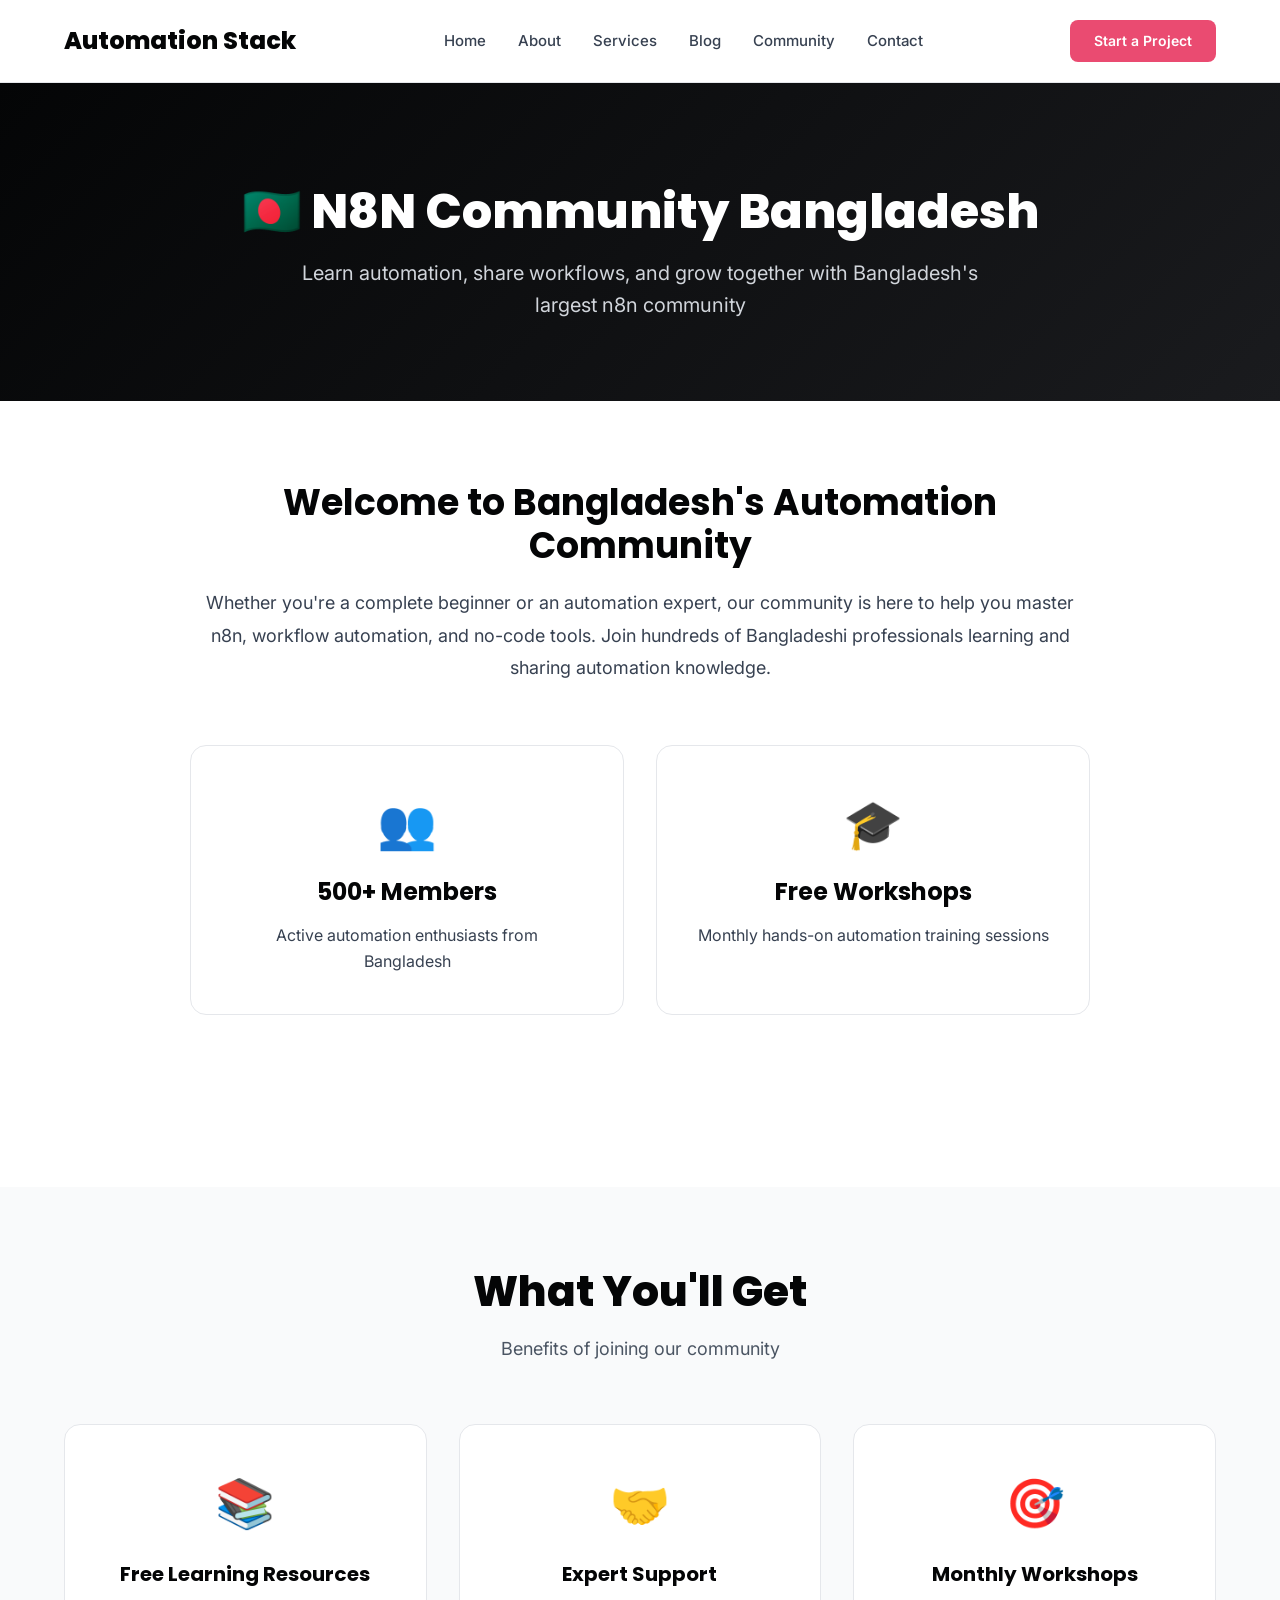
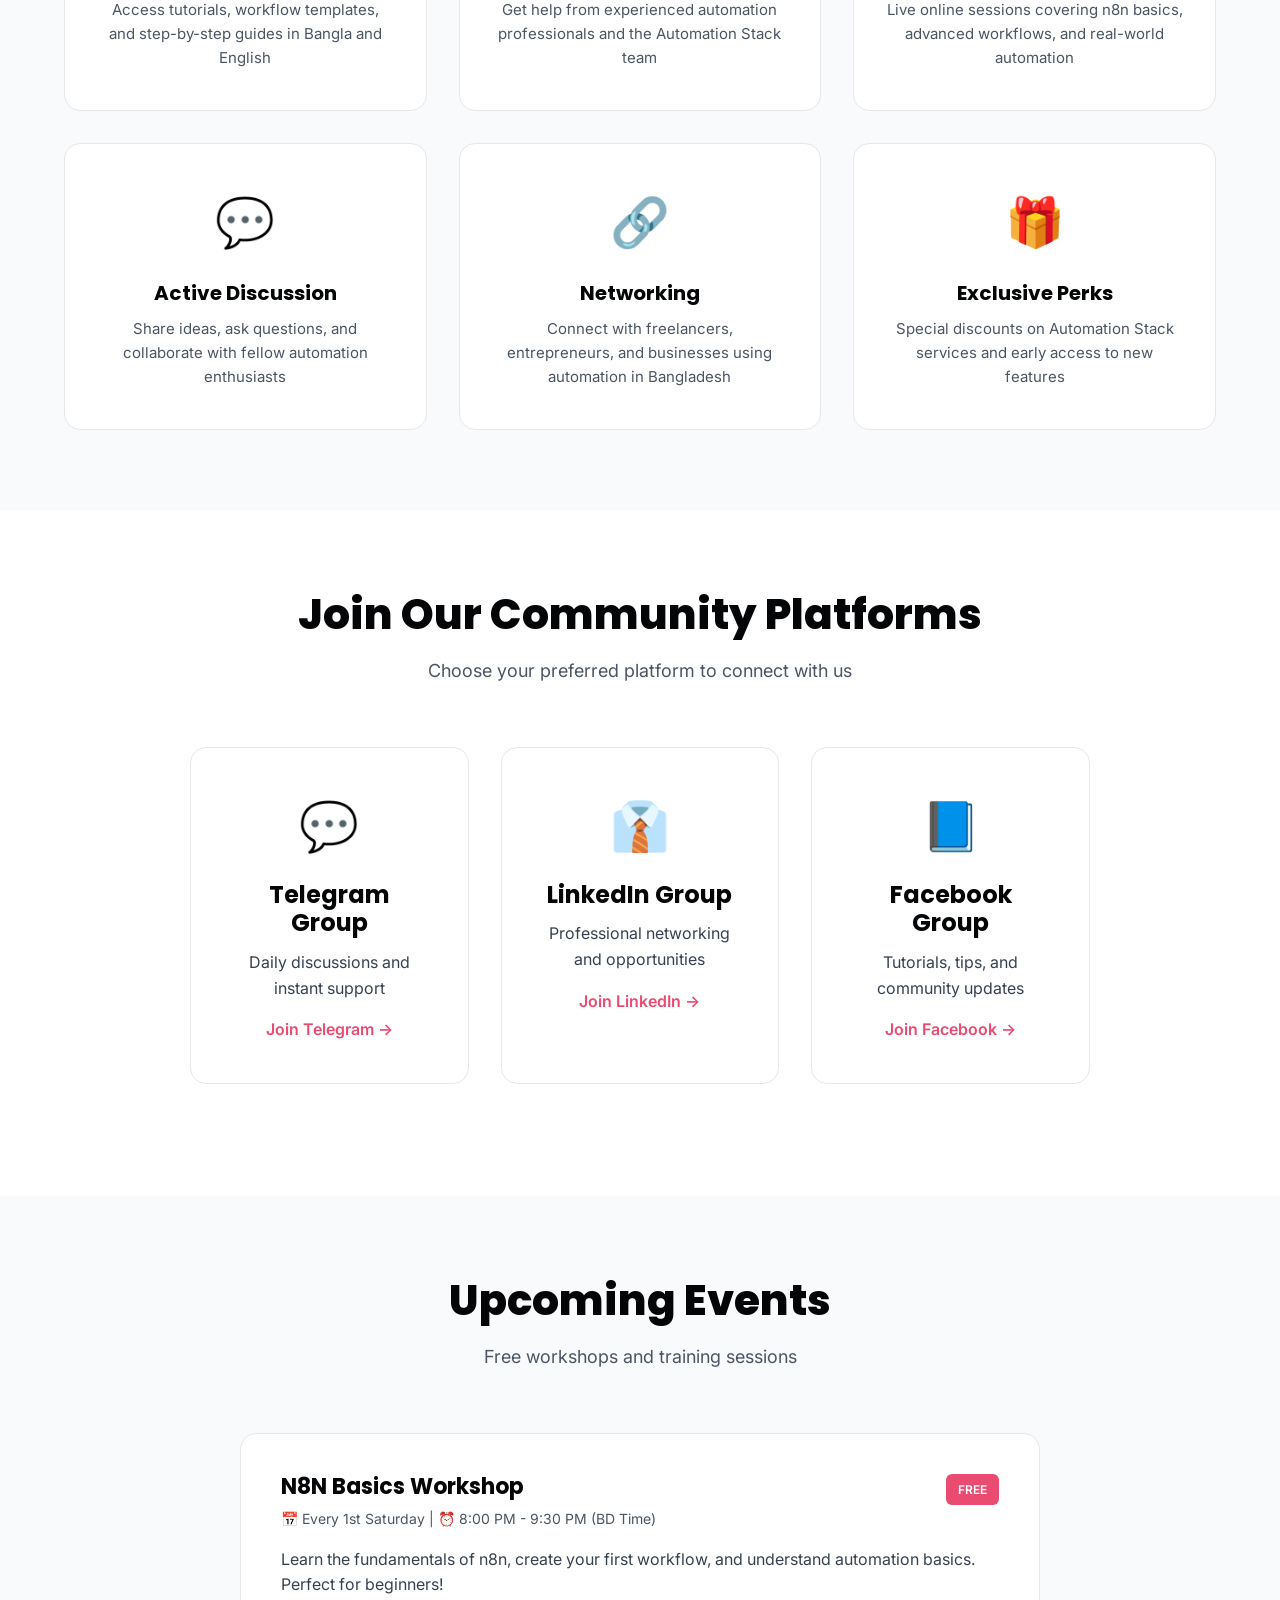
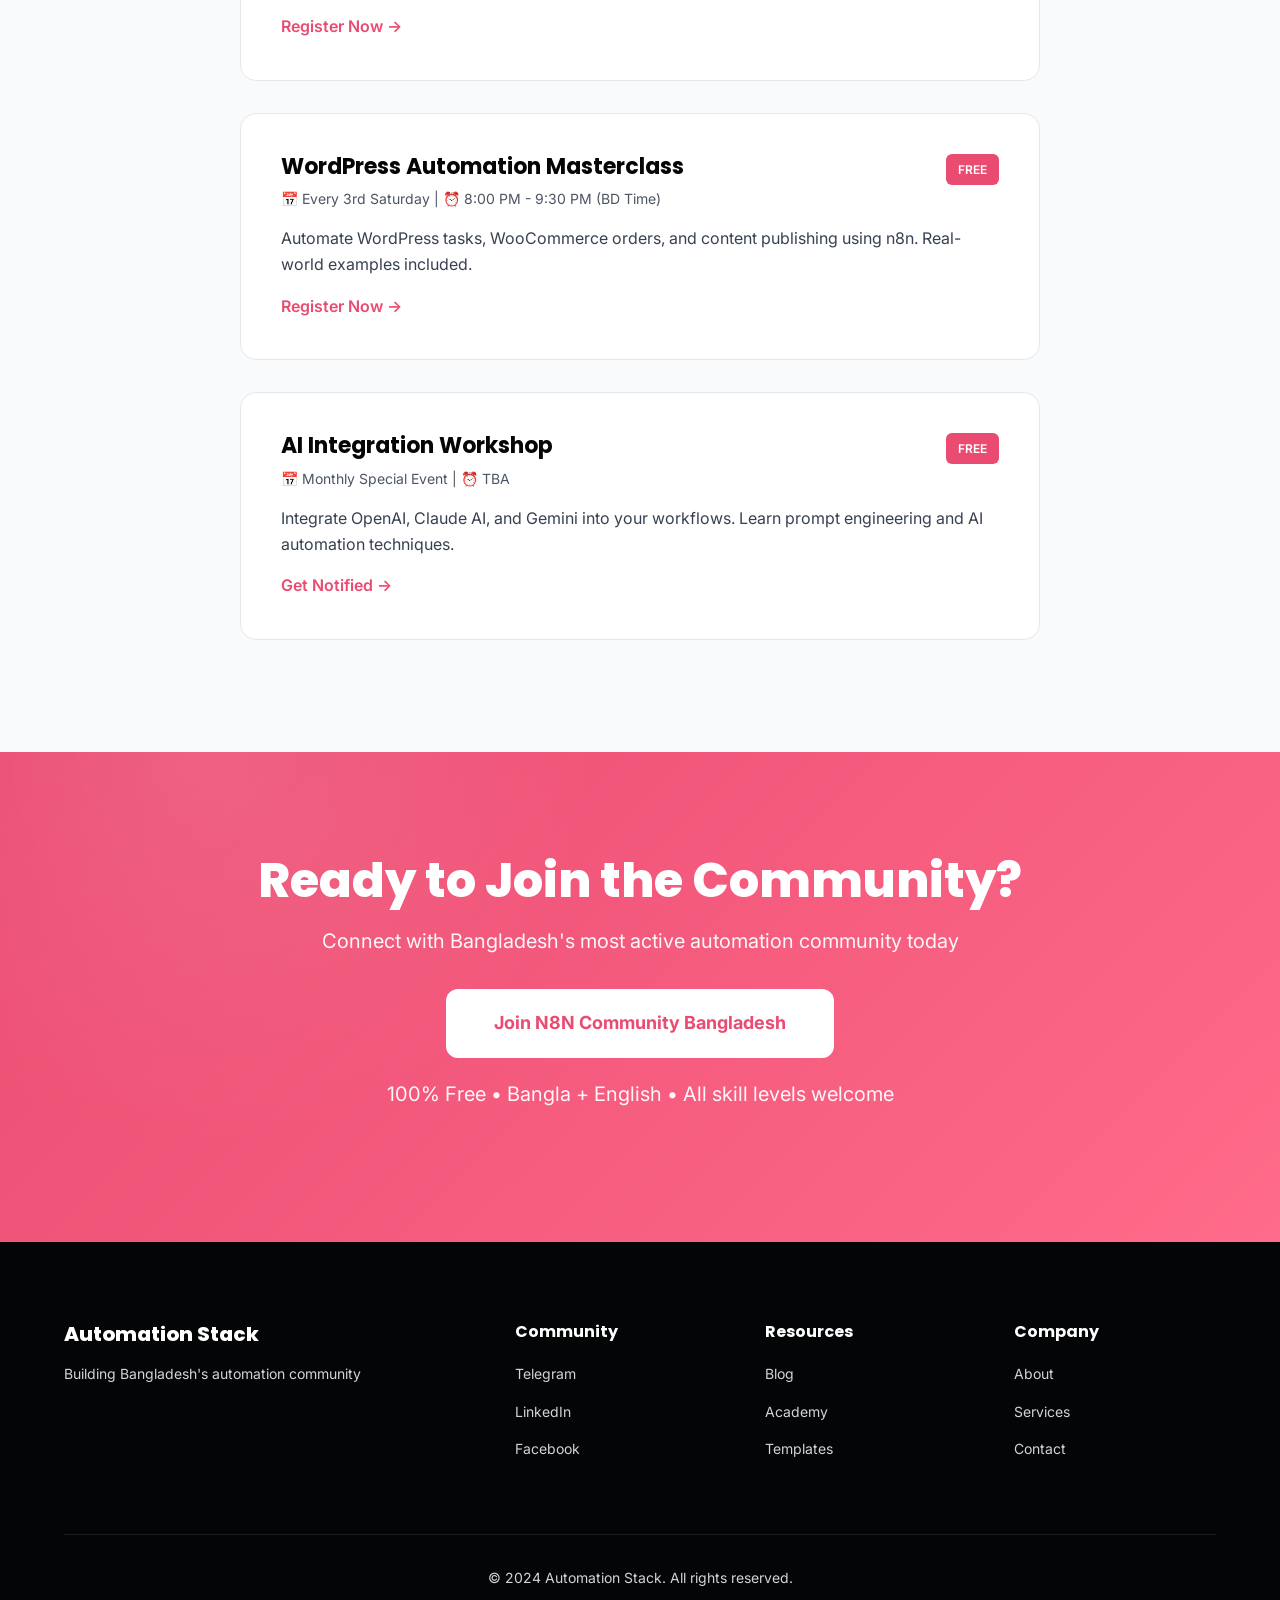
<file: community.html>
<!DOCTYPE html>
<html lang="en">
<head>
    <meta charset="UTF-8">
    <meta name="viewport" content="width=device-width, initial-scale=1.0">
    <meta name="description" content="Join N8N Community Bangladesh - Learn automation, share workflows, and grow together with Automation Stack.">
    <title>N8N Community Bangladesh | Automation Stack</title>
    <link rel="preconnect" href="https://fonts.googleapis.com">
    <link rel="preconnect" href="https://fonts.gstatic.com" crossorigin>
    <link href="https://fonts.googleapis.com/css2?family=Poppins:wght@600;700;800&family=Inter:wght@400;500;600&display=swap" rel="stylesheet">
    <link rel="stylesheet" href="styles.css">
</head>
<body>
    <nav class="navbar">
        <div class="container">
            <div class="logo"><a href="index.html"><h2>Automation Stack</h2></a></div>
            <ul class="nav-links">
                <li><a href="index.html">Home</a></li>
                <li><a href="about.html">About</a></li>
                <li><a href="services.html">Services</a></li>
                <li><a href="blog.html">Blog</a></li>
                <li><a href="community.html" class="active">Community</a></li>
                <li><a href="contact.html">Contact</a></li>
            </ul>
            <a href="start-project.html" class="btn-nav">Start a Project</a>
        </div>
    </nav>

    <section class="page-header">
        <div class="container">
            <h1>🇧🇩 N8N Community Bangladesh</h1>
            <p>Learn automation, share workflows, and grow together with Bangladesh's largest n8n community</p>
        </div>
    </section>

    <section class="content-section">
        <div class="container">
            <div style="max-width: 900px; margin: 0 auto;">
                <div style="text-align: center; margin-bottom: 60px;">
                    <h2 style="font-size: 36px; margin-bottom: 20px;">Welcome to Bangladesh's Automation Community</h2>
                    <p style="font-size: 18px; line-height: 1.8; color: var(--gray-700);">
                        Whether you're a complete beginner or an automation expert, our community is here to help you master n8n, workflow automation, and no-code tools. Join hundreds of Bangladeshi professionals learning and sharing automation knowledge.
                    </p>
                </div>

                <div style="display: grid; grid-template-columns: 1fr 1fr; gap: 32px; margin-bottom: 60px;">
                    <div class="service-detail-card" style="text-align: center;">
                        <div style="font-size: 48px; margin-bottom: 16px;">👥</div>
                        <h3>500+ Members</h3>
                        <p style="color: var(--gray-700);">Active automation enthusiasts from Bangladesh</p>
                    </div>
                    <div class="service-detail-card" style="text-align: center;">
                        <div style="font-size: 48px; margin-bottom: 16px;">🎓</div>
                        <h3>Free Workshops</h3>
                        <p style="color: var(--gray-700);">Monthly hands-on automation training sessions</p>
                    </div>
                </div>
            </div>
        </div>
    </section>

    <section class="content-section gray">
        <div class="container">
            <div class="section-header">
                <h2>What You'll Get</h2>
                <p>Benefits of joining our community</p>
            </div>

            <div class="benefits-grid">
                <div class="benefit">
                    <div class="benefit-icon">📚</div>
                    <h3>Free Learning Resources</h3>
                    <p>Access tutorials, workflow templates, and step-by-step guides in Bangla and English</p>
                </div>

                <div class="benefit">
                    <div class="benefit-icon">🤝</div>
                    <h3>Expert Support</h3>
                    <p>Get help from experienced automation professionals and the Automation Stack team</p>
                </div>

                <div class="benefit">
                    <div class="benefit-icon">🎯</div>
                    <h3>Monthly Workshops</h3>
                    <p>Live online sessions covering n8n basics, advanced workflows, and real-world automation</p>
                </div>

                <div class="benefit">
                    <div class="benefit-icon">💬</div>
                    <h3>Active Discussion</h3>
                    <p>Share ideas, ask questions, and collaborate with fellow automation enthusiasts</p>
                </div>

                <div class="benefit">
                    <div class="benefit-icon">🔗</div>
                    <h3>Networking</h3>
                    <p>Connect with freelancers, entrepreneurs, and businesses using automation in Bangladesh</p>
                </div>

                <div class="benefit">
                    <div class="benefit-icon">🎁</div>
                    <h3>Exclusive Perks</h3>
                    <p>Special discounts on Automation Stack services and early access to new features</p>
                </div>
            </div>
        </div>
    </section>

    <section class="content-section">
        <div class="container">
            <div class="section-header">
                <h2>Join Our Community Platforms</h2>
                <p>Choose your preferred platform to connect with us</p>
            </div>

            <div style="display: grid; grid-template-columns: repeat(3, 1fr); gap: 32px; max-width: 900px; margin: 60px auto 0;">
                <a href="#" class="service-detail-card" style="text-align: center; text-decoration: none; display: block;">
                    <div style="font-size: 48px; margin-bottom: 16px;">💬</div>
                    <h3 style="margin-bottom: 12px;">Telegram Group</h3>
                    <p style="color: var(--gray-700); margin-bottom: 16px;">Daily discussions and instant support</p>
                    <span style="color: var(--primary-pink); font-weight: 600;">Join Telegram →</span>
                </a>

                <a href="#" class="service-detail-card" style="text-align: center; text-decoration: none; display: block;">
                    <div style="font-size: 48px; margin-bottom: 16px;">👔</div>
                    <h3 style="margin-bottom: 12px;">LinkedIn Group</h3>
                    <p style="color: var(--gray-700); margin-bottom: 16px;">Professional networking and opportunities</p>
                    <span style="color: var(--primary-pink); font-weight: 600;">Join LinkedIn →</span>
                </a>

                <a href="#" class="service-detail-card" style="text-align: center; text-decoration: none; display: block;">
                    <div style="font-size: 48px; margin-bottom: 16px;">📘</div>
                    <h3 style="margin-bottom: 12px;">Facebook Group</h3>
                    <p style="color: var(--gray-700); margin-bottom: 16px;">Tutorials, tips, and community updates</p>
                    <span style="color: var(--primary-pink); font-weight: 600;">Join Facebook →</span>
                </a>
            </div>
        </div>
    </section>

    <section class="content-section gray">
        <div class="container">
            <div class="section-header">
                <h2>Upcoming Events</h2>
                <p>Free workshops and training sessions</p>
            </div>

            <div style="max-width: 800px; margin: 60px auto 0;">
                <div class="service-detail-card">
                    <div style="display: flex; justify-content: space-between; align-items: start; margin-bottom: 16px;">
                        <div>
                            <h3 style="font-size: 22px; margin-bottom: 8px;">N8N Basics Workshop</h3>
                            <p style="color: var(--gray-600); font-size: 14px;">📅 Every 1st Saturday | ⏰ 8:00 PM - 9:30 PM (BD Time)</p>
                        </div>
                        <span style="background: var(--primary-pink); color: white; padding: 6px 12px; border-radius: 6px; font-size: 12px; font-weight: 600;">FREE</span>
                    </div>
                    <p style="color: var(--gray-700); margin-bottom: 16px;">Learn the fundamentals of n8n, create your first workflow, and understand automation basics. Perfect for beginners!</p>
                    <a href="#" style="color: var(--primary-pink); font-weight: 600;">Register Now →</a>
                </div>

                <div class="service-detail-card">
                    <div style="display: flex; justify-content: space-between; align-items: start; margin-bottom: 16px;">
                        <div>
                            <h3 style="font-size: 22px; margin-bottom: 8px;">WordPress Automation Masterclass</h3>
                            <p style="color: var(--gray-600); font-size: 14px;">📅 Every 3rd Saturday | ⏰ 8:00 PM - 9:30 PM (BD Time)</p>
                        </div>
                        <span style="background: var(--primary-pink); color: white; padding: 6px 12px; border-radius: 6px; font-size: 12px; font-weight: 600;">FREE</span>
                    </div>
                    <p style="color: var(--gray-700); margin-bottom: 16px;">Automate WordPress tasks, WooCommerce orders, and content publishing using n8n. Real-world examples included.</p>
                    <a href="#" style="color: var(--primary-pink); font-weight: 600;">Register Now →</a>
                </div>

                <div class="service-detail-card">
                    <div style="display: flex; justify-content: space-between; align-items: start; margin-bottom: 16px;">
                        <div>
                            <h3 style="font-size: 22px; margin-bottom: 8px;">AI Integration Workshop</h3>
                            <p style="color: var(--gray-600); font-size: 14px;">📅 Monthly Special Event | ⏰ TBA</p>
                        </div>
                        <span style="background: var(--primary-pink); color: white; padding: 6px 12px; border-radius: 6px; font-size: 12px; font-weight: 600;">FREE</span>
                    </div>
                    <p style="color: var(--gray-700); margin-bottom: 16px;">Integrate OpenAI, Claude AI, and Gemini into your workflows. Learn prompt engineering and AI automation techniques.</p>
                    <a href="#" style="color: var(--primary-pink); font-weight: 600;">Get Notified →</a>
                </div>
            </div>
        </div>
    </section>

    <section class="cta-banner">
        <div class="container">
            <div class="cta-content">
                <h2>Ready to Join the Community?</h2>
                <p>Connect with Bangladesh's most active automation community today</p>
                <a href="#" class="btn-cta">Join N8N Community Bangladesh</a>
                <p class="cta-subtext">100% Free • Bangla + English • All skill levels welcome</p>
            </div>
        </div>
    </section>

    <footer class="footer">
        <div class="container">
            <div class="footer-grid">
                <div class="footer-col">
                    <h3>Automation Stack</h3>
                    <p>Building Bangladesh's automation community</p>
                </div>
                <div class="footer-col">
                    <h4>Community</h4>
                    <ul>
                        <li><a href="#">Telegram</a></li>
                        <li><a href="#">LinkedIn</a></li>
                        <li><a href="#">Facebook</a></li>
                    </ul>
                </div>
                <div class="footer-col">
                    <h4>Resources</h4>
                    <ul>
                        <li><a href="blog.html">Blog</a></li>
                        <li><a href="academy.html">Academy</a></li>
                        <li><a href="templates.html">Templates</a></li>
                    </ul>
                </div>
                <div class="footer-col">
                    <h4>Company</h4>
                    <ul>
                        <li><a href="about.html">About</a></li>
                        <li><a href="services.html">Services</a></li>
                        <li><a href="contact.html">Contact</a></li>
                    </ul>
                </div>
            </div>
            <div class="footer-bottom">
                <p>&copy; 2024 Automation Stack. All rights reserved.</p>
            </div>
        </div>
    </footer>
</body>
</html>
</file>
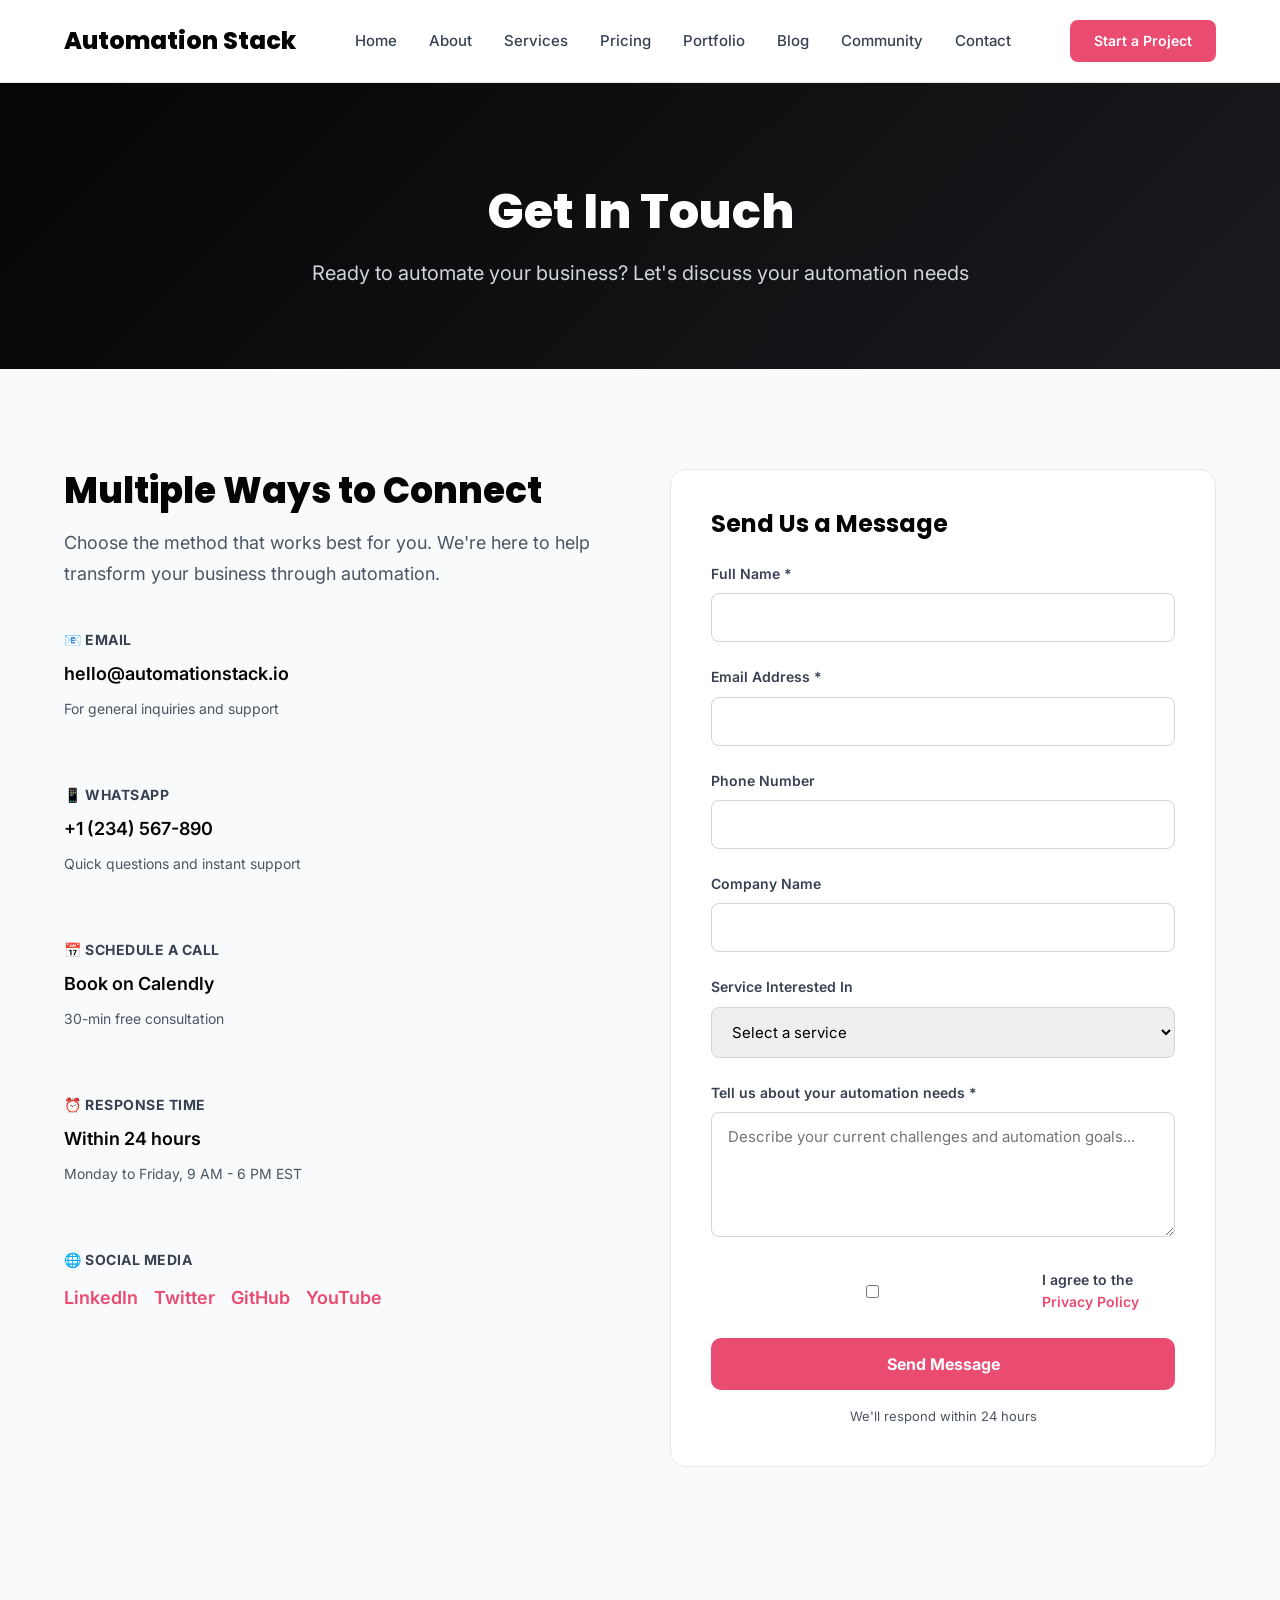
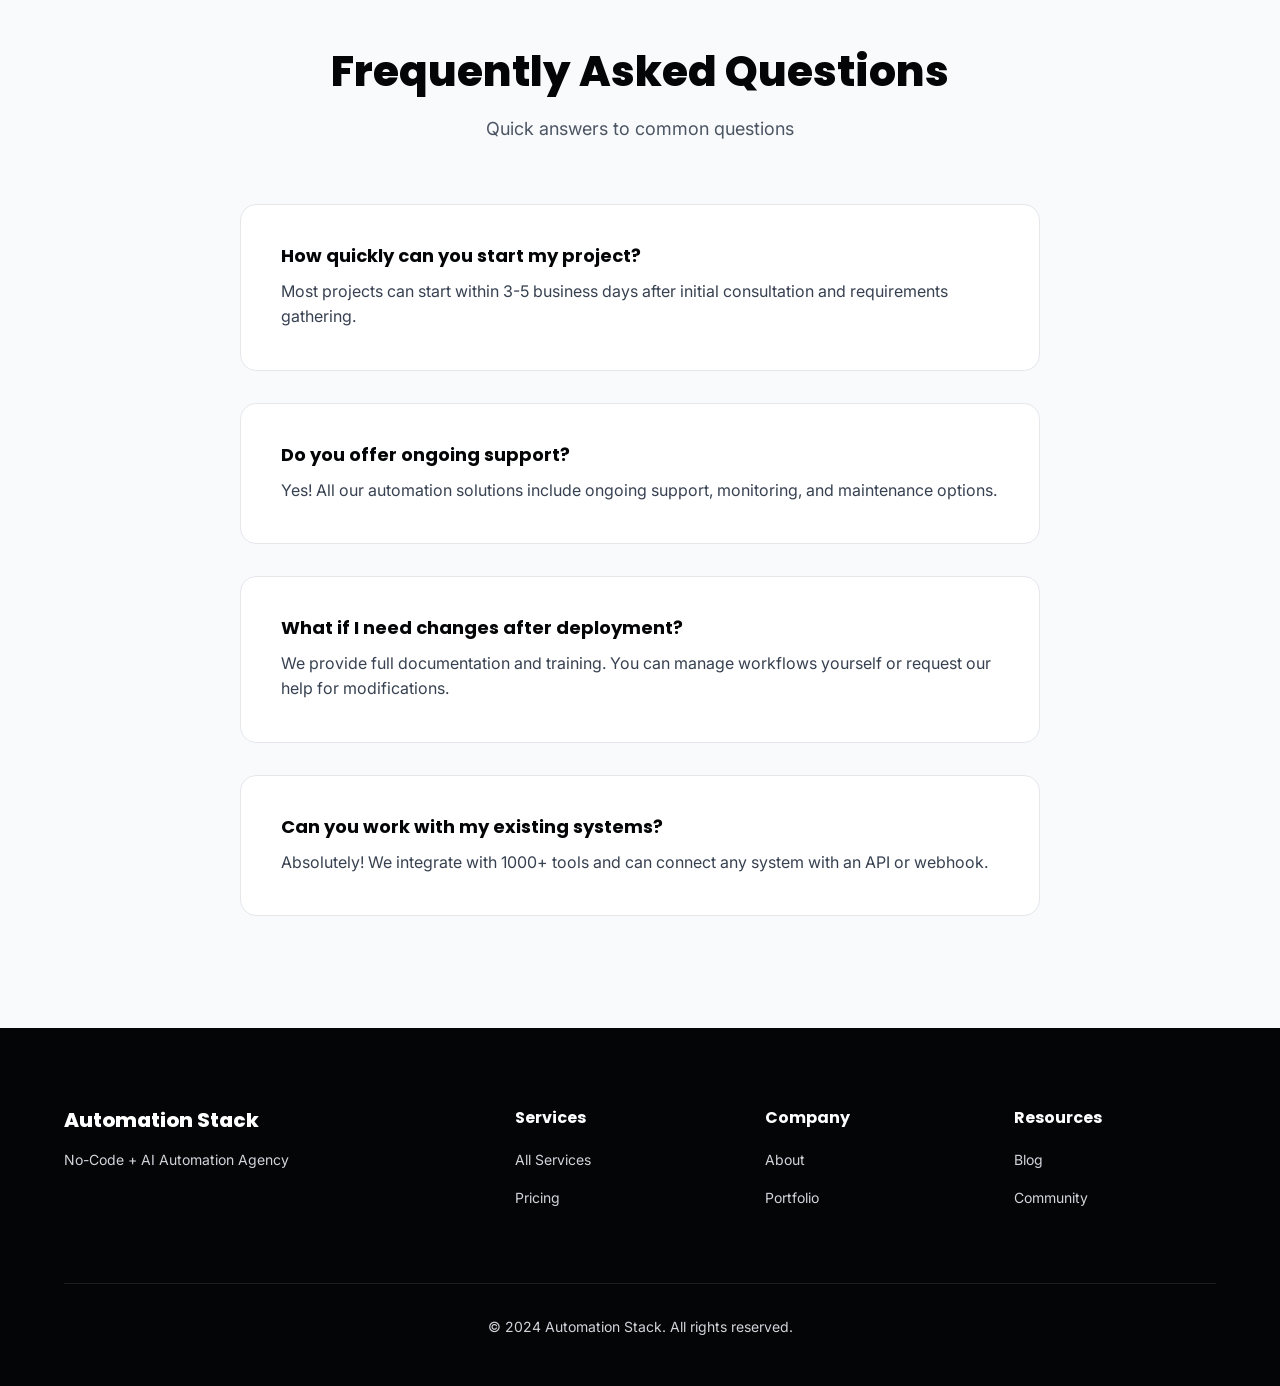
<file: contact.html>
<!DOCTYPE html>
<html lang="en">
<head>
    <meta charset="UTF-8">
    <meta name="viewport" content="width=device-width, initial-scale=1.0">
    <meta name="description" content="Contact Automation Stack for workflow automation, n8n setup, and API integration services.">
    <title>Contact Us | Automation Stack</title>
    <link rel="preconnect" href="https://fonts.googleapis.com">
    <link rel="preconnect" href="https://fonts.gstatic.com" crossorigin>
    <link href="https://fonts.googleapis.com/css2?family=Poppins:wght@600;700;800&family=Inter:wght@400;500;600&display=swap" rel="stylesheet">
    <link rel="stylesheet" href="styles.css">
</head>
<body>

    <nav class="navbar">
        <div class="container">
            <div class="logo">
                <a href="index.html"><h2>Automation Stack</h2></a>
            </div>
            <ul class="nav-links">
                <li><a href="index.html">Home</a></li>
                <li><a href="about.html">About</a></li>
                <li><a href="services.html">Services</a></li>
                <li><a href="pricing.html">Pricing</a></li>
                <li><a href="portfolio.html">Portfolio</a></li>
                <li><a href="blog.html">Blog</a></li>
                <li><a href="community.html">Community</a></li>
                <li><a href="contact.html" class="active">Contact</a></li>
            </ul>
            <a href="start-project.html" class="btn-nav">Start a Project</a>
        </div>
    </nav>

    <section class="page-header">
        <div class="container">
            <h1>Get In Touch</h1>
            <p>Ready to automate your business? Let's discuss your automation needs</p>
        </div>
    </section>

    <section class="contact">
        <div class="container">
            <div class="contact-wrapper">
                <div class="contact-info">
                    <h2>Multiple Ways to Connect</h2>
                    <p>Choose the method that works best for you. We're here to help transform your business through automation.</p>

                    <div class="contact-details">
                        <div class="contact-item">
                            <strong>📧 Email</strong>
                            <a href="mailto:hello@automationstack.io">hello@automationstack.io</a>
                            <p style="font-size: 14px; color: var(--gray-600); margin-top: 8px;">For general inquiries and support</p>
                        </div>

                        <div class="contact-item">
                            <strong>📱 WhatsApp</strong>
                            <a href="https://wa.me/1234567890" target="_blank">+1 (234) 567-890</a>
                            <p style="font-size: 14px; color: var(--gray-600); margin-top: 8px;">Quick questions and instant support</p>
                        </div>

                        <div class="contact-item">
                            <strong>📅 Schedule a Call</strong>
                            <a href="https://calendly.com/automationstack" target="_blank">Book on Calendly</a>
                            <p style="font-size: 14px; color: var(--gray-600); margin-top: 8px;">30-min free consultation</p>
                        </div>

                        <div class="contact-item">
                            <strong>⏰ Response Time</strong>
                            <span>Within 24 hours</span>
                            <p style="font-size: 14px; color: var(--gray-600); margin-top: 8px;">Monday to Friday, 9 AM - 6 PM EST</p>
                        </div>

                        <div class="contact-item">
                            <strong>🌐 Social Media</strong>
                            <div style="display: flex; gap: 16px; margin-top: 12px;">
                                <a href="#" style="color: var(--primary-pink);">LinkedIn</a>
                                <a href="#" style="color: var(--primary-pink);">Twitter</a>
                                <a href="#" style="color: var(--primary-pink);">GitHub</a>
                                <a href="#" style="color: var(--primary-pink);">YouTube</a>
                            </div>
                        </div>
                    </div>
                </div>

                <div class="contact-form">
                    <h3 style="margin-bottom: 24px; font-size: 24px;">Send Us a Message</h3>
                    <form>
                        <div class="form-group">
                            <label for="name">Full Name *</label>
                            <input type="text" id="name" name="name" required>
                        </div>
                        <div class="form-group">
                            <label for="email">Email Address *</label>
                            <input type="email" id="email" name="email" required>
                        </div>
                        <div class="form-group">
                            <label for="phone">Phone Number</label>
                            <input type="tel" id="phone" name="phone">
                        </div>
                        <div class="form-group">
                            <label for="company">Company Name</label>
                            <input type="text" id="company" name="company">
                        </div>
                        <div class="form-group">
                            <label for="service">Service Interested In</label>
                            <select id="service" name="service" style="width: 100%; padding: 14px 16px; border: 1px solid var(--gray-300); border-radius: 8px; font-size: 15px; font-family: var(--font-body);">
                                <option value="">Select a service</option>
                                <option value="wordpress">WordPress Automation</option>
                                <option value="n8n">n8n Setup</option>
                                <option value="ai">AI Integration</option>
                                <option value="api">API Automation</option>
                                <option value="ecommerce">E-commerce</option>
                                <option value="other">Other</option>
                            </select>
                        </div>
                        <div class="form-group">
                            <label for="message">Tell us about your automation needs *</label>
                            <textarea id="message" name="message" rows="5" required placeholder="Describe your current challenges and automation goals..."></textarea>
                        </div>
                        <div class="form-group">
                            <label style="display: flex; align-items: center; gap: 8px; font-size: 14px;">
                                <input type="checkbox" required>
                                <span>I agree to the <a href="privacy.html" style="color: var(--primary-pink);">Privacy Policy</a></span>
                            </label>
                        </div>
                        <button type="submit" class="btn-submit">Send Message</button>
                        <p style="text-align: center; font-size: 13px; color: var(--gray-600); margin-top: 16px;">We'll respond within 24 hours</p>
                    </form>
                </div>
            </div>
        </div>
    </section>

    <section class="content-section gray">
        <div class="container">
            <div class="section-header">
                <h2>Frequently Asked Questions</h2>
                <p>Quick answers to common questions</p>
            </div>

            <div style="max-width: 800px; margin: 60px auto 0;">
                <div class="service-detail-card">
                    <h4 style="font-size: 18px; margin-bottom: 12px;">How quickly can you start my project?</h4>
                    <p style="color: var(--gray-700);">Most projects can start within 3-5 business days after initial consultation and requirements gathering.</p>
                </div>

                <div class="service-detail-card">
                    <h4 style="font-size: 18px; margin-bottom: 12px;">Do you offer ongoing support?</h4>
                    <p style="color: var(--gray-700);">Yes! All our automation solutions include ongoing support, monitoring, and maintenance options.</p>
                </div>

                <div class="service-detail-card">
                    <h4 style="font-size: 18px; margin-bottom: 12px;">What if I need changes after deployment?</h4>
                    <p style="color: var(--gray-700);">We provide full documentation and training. You can manage workflows yourself or request our help for modifications.</p>
                </div>

                <div class="service-detail-card">
                    <h4 style="font-size: 18px; margin-bottom: 12px;">Can you work with my existing systems?</h4>
                    <p style="color: var(--gray-700);">Absolutely! We integrate with 1000+ tools and can connect any system with an API or webhook.</p>
                </div>
            </div>
        </div>
    </section>

    <footer class="footer">
        <div class="container">
            <div class="footer-grid">
                <div class="footer-col">
                    <h3>Automation Stack</h3>
                    <p>No-Code + AI Automation Agency</p>
                </div>
                <div class="footer-col">
                    <h4>Services</h4>
                    <ul>
                        <li><a href="services.html">All Services</a></li>
                        <li><a href="pricing.html">Pricing</a></li>
                    </ul>
                </div>
                <div class="footer-col">
                    <h4>Company</h4>
                    <ul>
                        <li><a href="about.html">About</a></li>
                        <li><a href="portfolio.html">Portfolio</a></li>
                    </ul>
                </div>
                <div class="footer-col">
                    <h4>Resources</h4>
                    <ul>
                        <li><a href="blog.html">Blog</a></li>
                        <li><a href="community.html">Community</a></li>
                    </ul>
                </div>
            </div>
            <div class="footer-bottom">
                <p>&copy; 2024 Automation Stack. All rights reserved.</p>
            </div>
        </div>
    </footer>

</body>
</html>
</file>
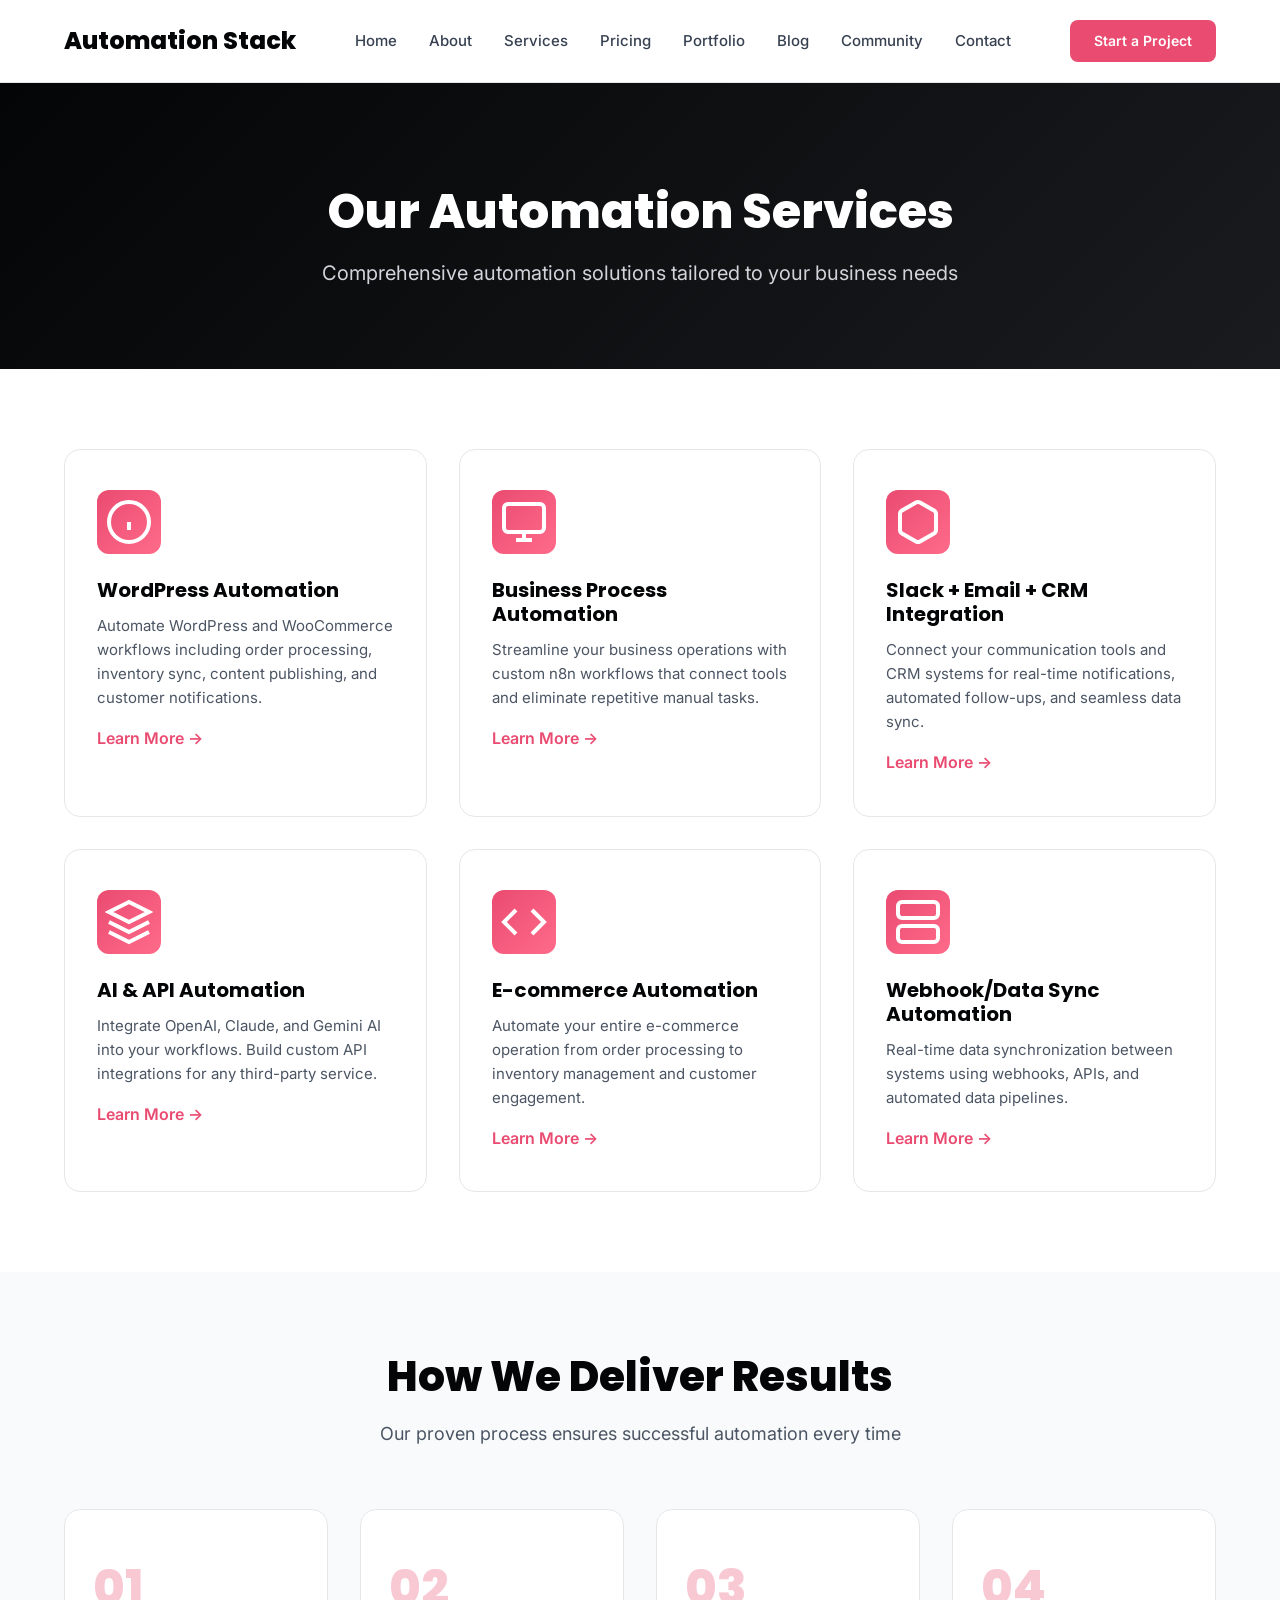
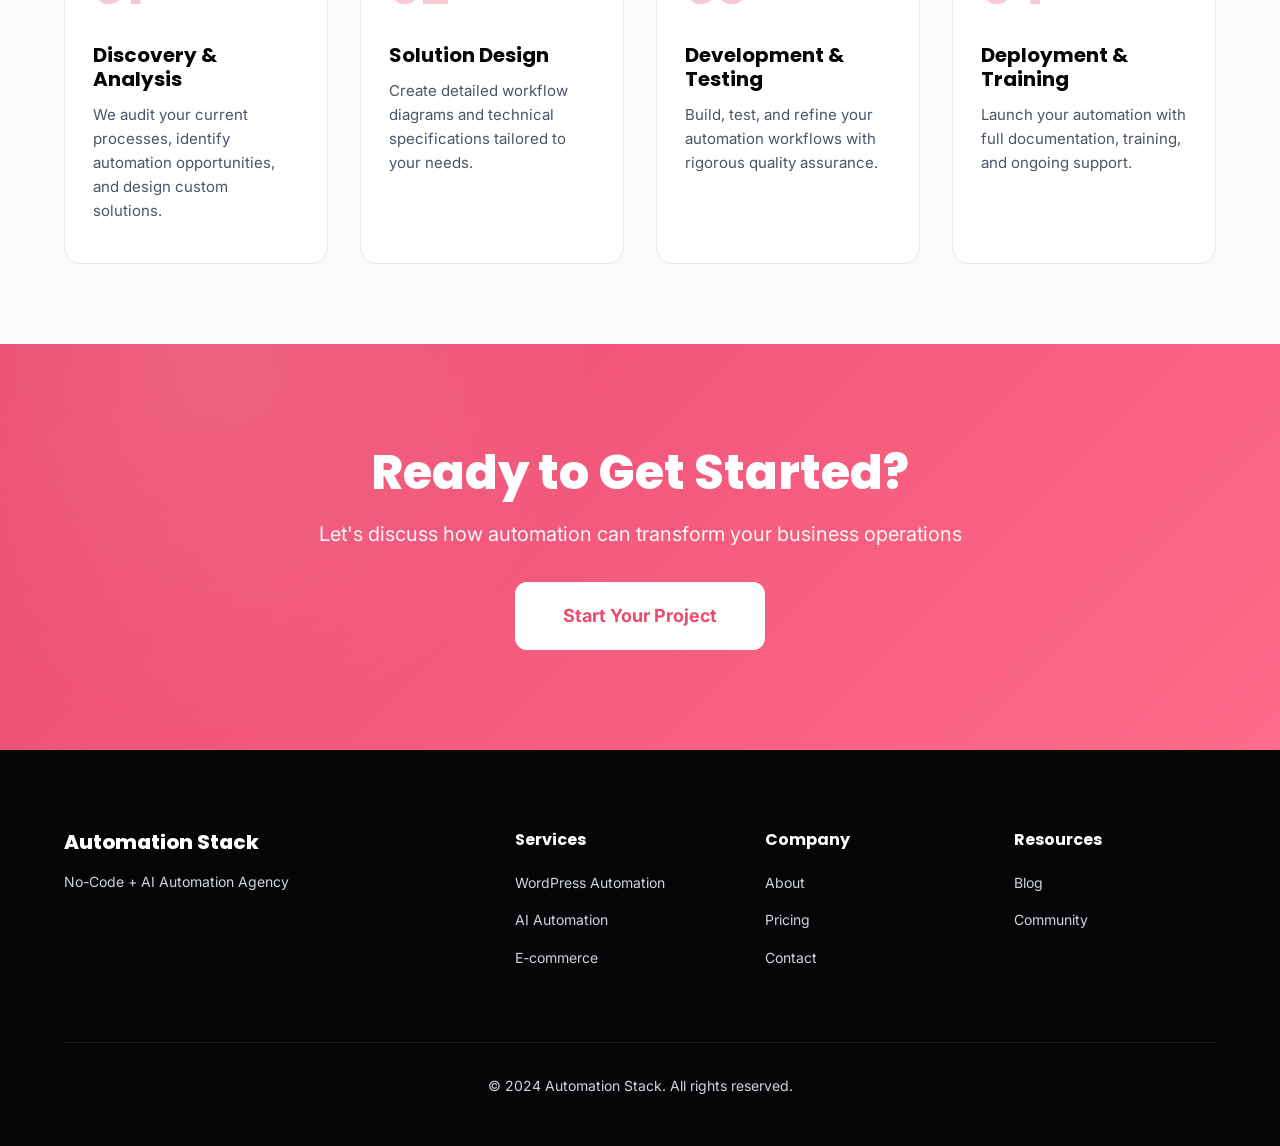
<file: services.html>
<!DOCTYPE html>
<html lang="en">
<head>
    <meta charset="UTF-8">
    <meta name="viewport" content="width=device-width, initial-scale=1.0">
    <meta name="description" content="Professional automation services including WordPress, n8n, AI integration, and API automation for modern businesses.">
    <title>Our Services | Automation Stack</title>
    <link rel="preconnect" href="https://fonts.googleapis.com">
    <link rel="preconnect" href="https://fonts.gstatic.com" crossorigin>
    <link href="https://fonts.googleapis.com/css2?family=Poppins:wght@600;700;800&family=Inter:wght@400;500;600&display=swap" rel="stylesheet">
    <link rel="stylesheet" href="styles.css">
</head>
<body>

    <nav class="navbar">
        <div class="container">
            <div class="logo">
                <a href="index.html"><h2>Automation Stack</h2></a>
            </div>
            <ul class="nav-links">
                <li><a href="index.html">Home</a></li>
                <li><a href="about.html">About</a></li>
                <li><a href="services.html" class="active">Services</a></li>
                <li><a href="pricing.html">Pricing</a></li>
                <li><a href="portfolio.html">Portfolio</a></li>
                <li><a href="blog.html">Blog</a></li>
                <li><a href="community.html">Community</a></li>
                <li><a href="contact.html">Contact</a></li>
            </ul>
            <a href="start-project.html" class="btn-nav">Start a Project</a>
        </div>
    </nav>

    <section class="page-header">
        <div class="container">
            <h1>Our Automation Services</h1>
            <p>Comprehensive automation solutions tailored to your business needs</p>
        </div>
    </section>

    <section class="content-section">
        <div class="container">
            <div class="features-grid">
                <div class="feature-card">
                    <div class="feature-icon">
                        <svg width="48" height="48" viewBox="0 0 24 24" fill="none" stroke="currentColor" stroke-width="2">
                            <circle cx="12" cy="12" r="10"></circle>
                            <path d="M12 16v-4"></path>
                            <path d="M12 8h.01"></path>
                        </svg>
                    </div>
                    <h3>WordPress Automation</h3>
                    <p>Automate WordPress and WooCommerce workflows including order processing, inventory sync, content publishing, and customer notifications.</p>
                    <a href="services/wordpress-automation.html" style="display: inline-block; margin-top: 16px; color: var(--primary-pink); font-weight: 600;">Learn More →</a>
                </div>

                <div class="feature-card">
                    <div class="feature-icon">
                        <svg width="48" height="48" viewBox="0 0 24 24" fill="none" stroke="currentColor" stroke-width="2">
                            <rect x="2" y="3" width="20" height="14" rx="2" ry="2"></rect>
                            <line x1="8" y1="21" x2="16" y2="21"></line>
                            <line x1="12" y1="17" x2="12" y2="21"></line>
                        </svg>
                    </div>
                    <h3>Business Process Automation</h3>
                    <p>Streamline your business operations with custom n8n workflows that connect tools and eliminate repetitive manual tasks.</p>
                    <a href="services/business-process.html" style="display: inline-block; margin-top: 16px; color: var(--primary-pink); font-weight: 600;">Learn More →</a>
                </div>

                <div class="feature-card">
                    <div class="feature-icon">
                        <svg width="48" height="48" viewBox="0 0 24 24" fill="none" stroke="currentColor" stroke-width="2">
                            <path d="M21 16V8a2 2 0 0 0-1-1.73l-7-4a2 2 0 0 0-2 0l-7 4A2 2 0 0 0 3 8v8a2 2 0 0 0 1 1.73l7 4a2 2 0 0 0 2 0l7-4A2 2 0 0 0 21 16z"></path>
                        </svg>
                    </div>
                    <h3>Slack + Email + CRM Integration</h3>
                    <p>Connect your communication tools and CRM systems for real-time notifications, automated follow-ups, and seamless data sync.</p>
                    <a href="services/integrations.html" style="display: inline-block; margin-top: 16px; color: var(--primary-pink); font-weight: 600;">Learn More →</a>
                </div>

                <div class="feature-card">
                    <div class="feature-icon">
                        <svg width="48" height="48" viewBox="0 0 24 24" fill="none" stroke="currentColor" stroke-width="2">
                            <path d="M12 2L2 7l10 5 10-5-10-5z"></path>
                            <path d="M2 17l10 5 10-5"></path>
                            <path d="M2 12l10 5 10-5"></path>
                        </svg>
                    </div>
                    <h3>AI & API Automation</h3>
                    <p>Integrate OpenAI, Claude, and Gemini AI into your workflows. Build custom API integrations for any third-party service.</p>
                    <a href="services/ai-automation.html" style="display: inline-block; margin-top: 16px; color: var(--primary-pink); font-weight: 600;">Learn More →</a>
                </div>

                <div class="feature-card">
                    <div class="feature-icon">
                        <svg width="48" height="48" viewBox="0 0 24 24" fill="none" stroke="currentColor" stroke-width="2">
                            <polyline points="16 18 22 12 16 6"></polyline>
                            <polyline points="8 6 2 12 8 18"></polyline>
                        </svg>
                    </div>
                    <h3>E-commerce Automation</h3>
                    <p>Automate your entire e-commerce operation from order processing to inventory management and customer engagement.</p>
                    <a href="services/ecommerce.html" style="display: inline-block; margin-top: 16px; color: var(--primary-pink); font-weight: 600;">Learn More →</a>
                </div>

                <div class="feature-card">
                    <div class="feature-icon">
                        <svg width="48" height="48" viewBox="0 0 24 24" fill="none" stroke="currentColor" stroke-width="2">
                            <rect x="2" y="2" width="20" height="8" rx="2" ry="2"></rect>
                            <rect x="2" y="14" width="20" height="8" rx="2" ry="2"></rect>
                            <line x1="6" y1="6" x2="6.01" y2="6"></line>
                            <line x1="6" y1="18" x2="6.01" y2="18"></line>
                        </svg>
                    </div>
                    <h3>Webhook/Data Sync Automation</h3>
                    <p>Real-time data synchronization between systems using webhooks, APIs, and automated data pipelines.</p>
                    <a href="services/data-sync.html" style="display: inline-block; margin-top: 16px; color: var(--primary-pink); font-weight: 600;">Learn More →</a>
                </div>
            </div>
        </div>
    </section>

    <section class="content-section gray">
        <div class="container">
            <div class="section-header">
                <h2>How We Deliver Results</h2>
                <p>Our proven process ensures successful automation every time</p>
            </div>

            <div class="steps">
                <div class="step">
                    <div class="step-number">01</div>
                    <h3>Discovery & Analysis</h3>
                    <p>We audit your current processes, identify automation opportunities, and design custom solutions.</p>
                </div>
                <div class="step">
                    <div class="step-number">02</div>
                    <h3>Solution Design</h3>
                    <p>Create detailed workflow diagrams and technical specifications tailored to your needs.</p>
                </div>
                <div class="step">
                    <div class="step-number">03</div>
                    <h3>Development & Testing</h3>
                    <p>Build, test, and refine your automation workflows with rigorous quality assurance.</p>
                </div>
                <div class="step">
                    <div class="step-number">04</div>
                    <h3>Deployment & Training</h3>
                    <p>Launch your automation with full documentation, training, and ongoing support.</p>
                </div>
            </div>
        </div>
    </section>

    <section class="cta-banner">
        <div class="container">
            <div class="cta-content">
                <h2>Ready to Get Started?</h2>
                <p>Let's discuss how automation can transform your business operations</p>
                <a href="start-project.html" class="btn-cta">Start Your Project</a>
            </div>
        </div>
    </section>

    <footer class="footer">
        <div class="container">
            <div class="footer-grid">
                <div class="footer-col">
                    <h3>Automation Stack</h3>
                    <p>No-Code + AI Automation Agency</p>
                </div>
                <div class="footer-col">
                    <h4>Services</h4>
                    <ul>
                        <li><a href="services/wordpress-automation.html">WordPress Automation</a></li>
                        <li><a href="services/ai-automation.html">AI Automation</a></li>
                        <li><a href="services/ecommerce.html">E-commerce</a></li>
                    </ul>
                </div>
                <div class="footer-col">
                    <h4>Company</h4>
                    <ul>
                        <li><a href="about.html">About</a></li>
                        <li><a href="pricing.html">Pricing</a></li>
                        <li><a href="contact.html">Contact</a></li>
                    </ul>
                </div>
                <div class="footer-col">
                    <h4>Resources</h4>
                    <ul>
                        <li><a href="blog.html">Blog</a></li>
                        <li><a href="community.html">Community</a></li>
                    </ul>
                </div>
            </div>
            <div class="footer-bottom">
                <p>&copy; 2024 Automation Stack. All rights reserved.</p>
            </div>
        </div>
    </footer>

</body>
</html>
</file>
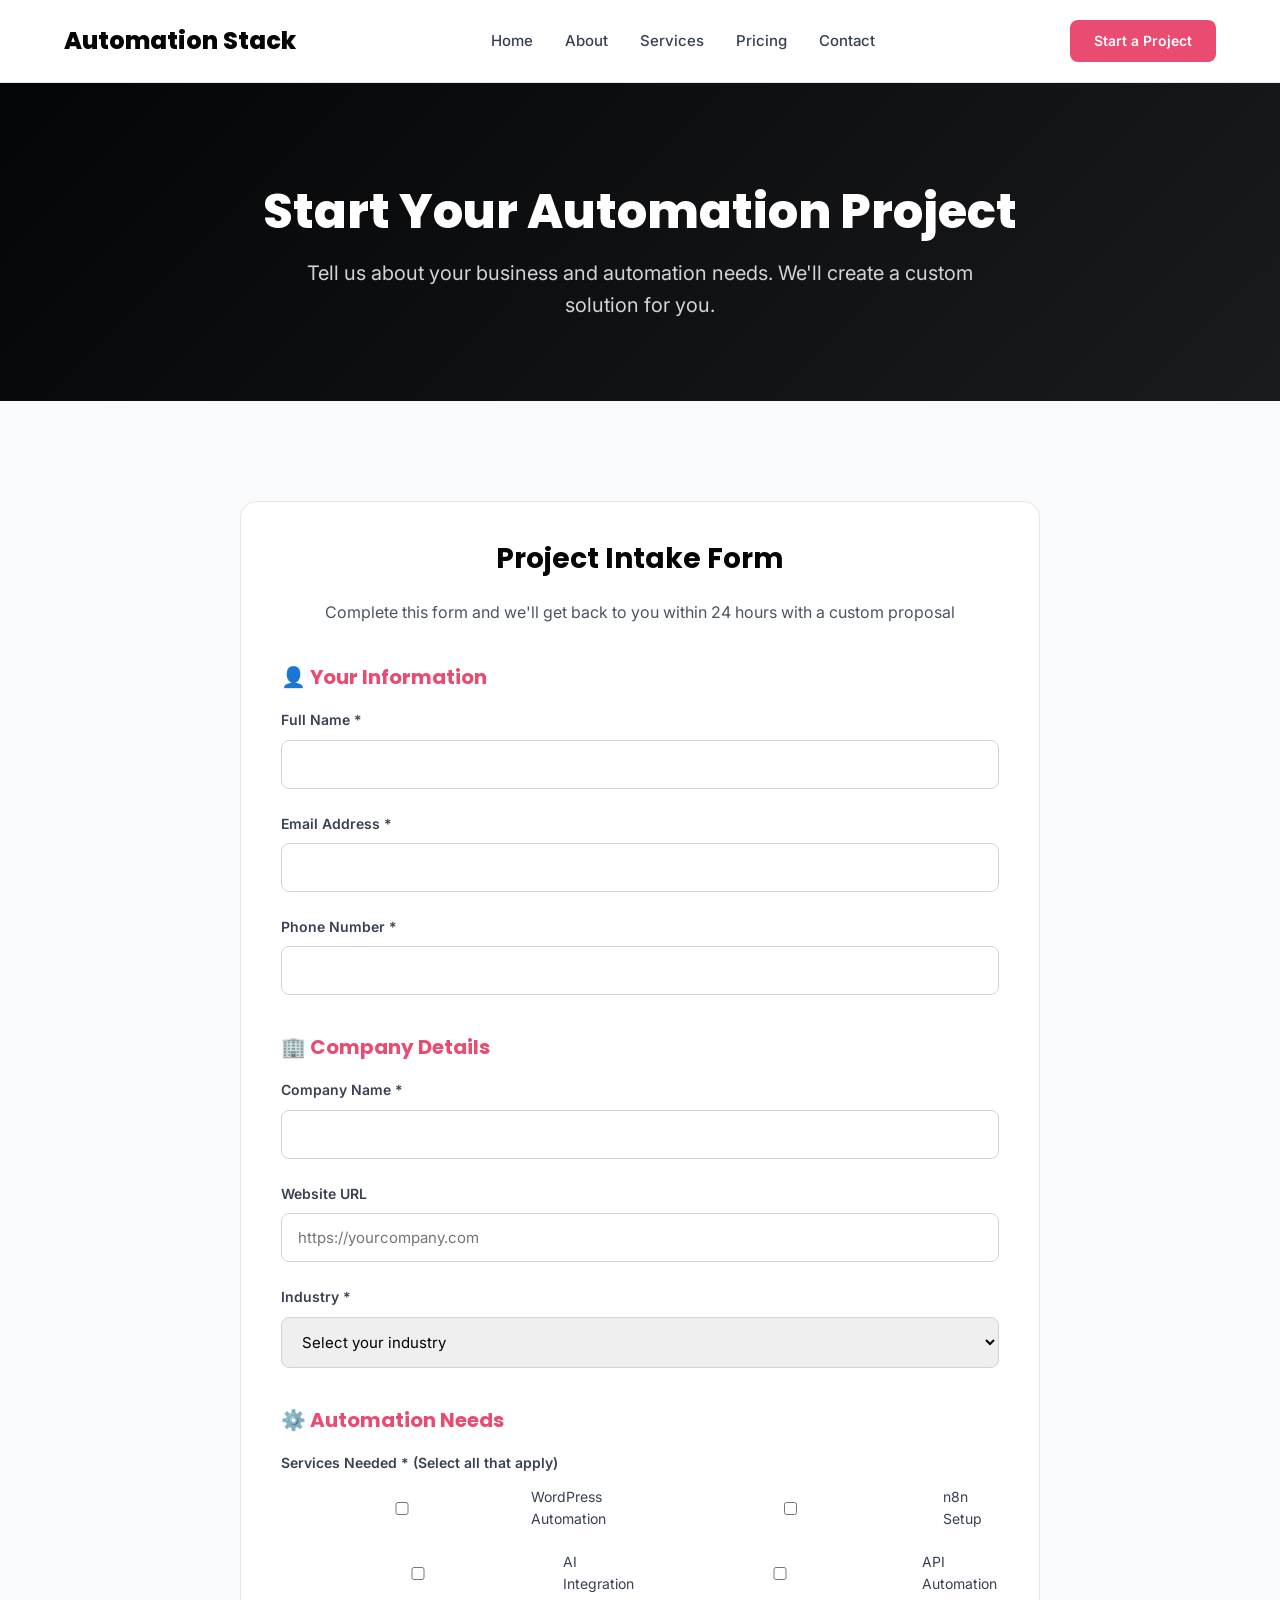
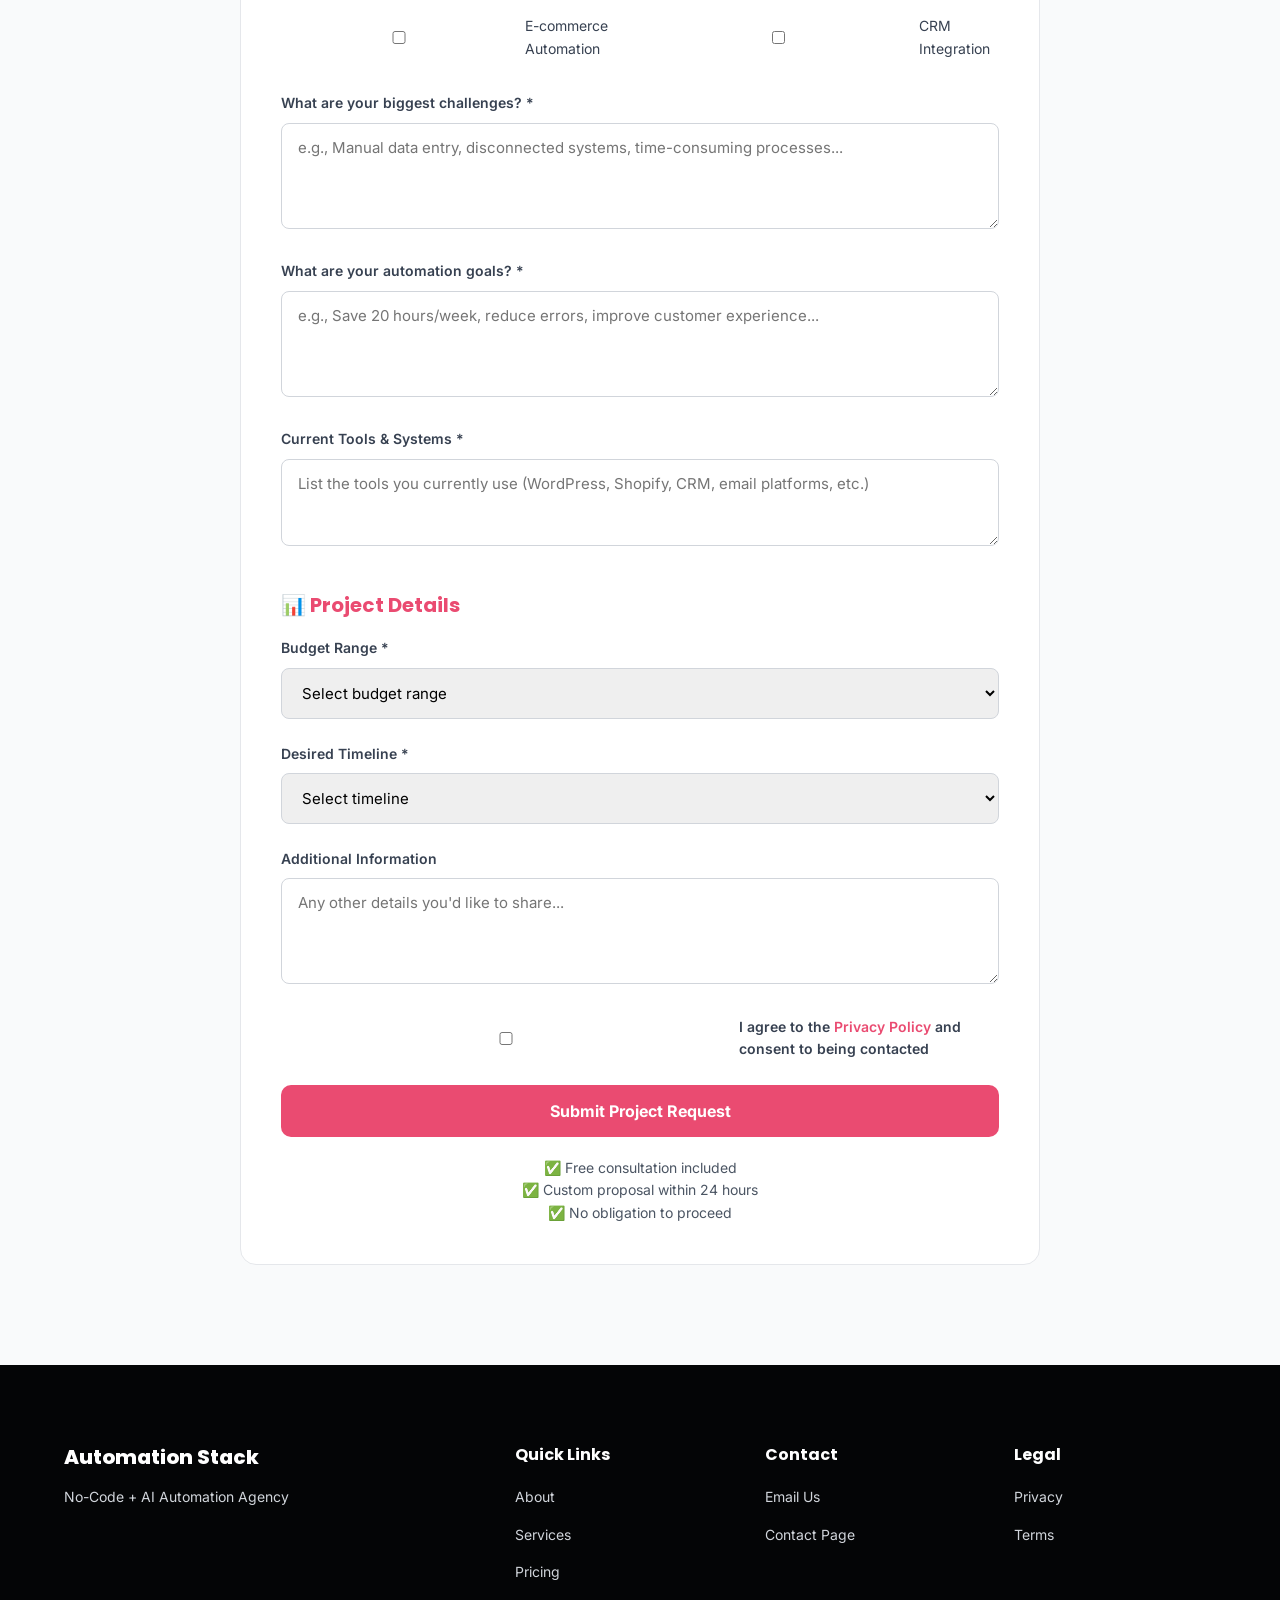
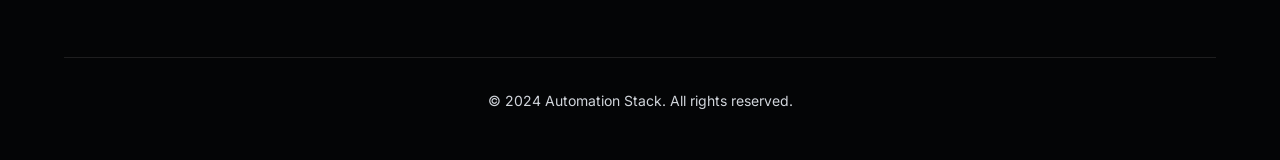
<file: start-project.html>
<!DOCTYPE html>
<html lang="en">
<head>
    <meta charset="UTF-8">
    <meta name="viewport" content="width=device-width, initial-scale=1.0">
    <meta name="description" content="Start your automation project with Automation Stack. Fill out our project intake form to get started.">
    <title>Start a Project | Automation Stack</title>
    <link rel="preconnect" href="https://fonts.googleapis.com">
    <link rel="preconnect" href="https://fonts.gstatic.com" crossorigin>
    <link href="https://fonts.googleapis.com/css2?family=Poppins:wght@600;700;800&family=Inter:wght@400;500;600&display=swap" rel="stylesheet">
    <link rel="stylesheet" href="styles.css">
</head>
<body>
    <nav class="navbar">
        <div class="container">
            <div class="logo"><a href="index.html"><h2>Automation Stack</h2></a></div>
            <ul class="nav-links">
                <li><a href="index.html">Home</a></li>
                <li><a href="about.html">About</a></li>
                <li><a href="services.html">Services</a></li>
                <li><a href="pricing.html">Pricing</a></li>
                <li><a href="contact.html">Contact</a></li>
            </ul>
            <a href="start-project.html" class="btn-nav active">Start a Project</a>
        </div>
    </nav>

    <section class="page-header">
        <div class="container">
            <h1>Start Your Automation Project</h1>
            <p>Tell us about your business and automation needs. We'll create a custom solution for you.</p>
        </div>
    </section>

    <section class="contact">
        <div class="container">
            <div style="max-width: 800px; margin: 0 auto;">
                <div class="contact-form">
                    <h3 style="margin-bottom: 24px; font-size: 28px; text-align: center;">Project Intake Form</h3>
                    <p style="text-align: center; color: var(--gray-600); margin-bottom: 40px;">Complete this form and we'll get back to you within 24 hours with a custom proposal</p>
                    
                    <form>
                        <h4 style="font-size: 20px; margin: 32px 0 20px; color: var(--primary-pink);">👤 Your Information</h4>
                        <div class="form-group">
                            <label for="name">Full Name *</label>
                            <input type="text" id="name" name="name" required>
                        </div>
                        <div class="form-group">
                            <label for="email">Email Address *</label>
                            <input type="email" id="email" name="email" required>
                        </div>
                        <div class="form-group">
                            <label for="phone">Phone Number *</label>
                            <input type="tel" id="phone" name="phone" required>
                        </div>

                        <h4 style="font-size: 20px; margin: 40px 0 20px; color: var(--primary-pink);">🏢 Company Details</h4>
                        <div class="form-group">
                            <label for="company">Company Name *</label>
                            <input type="text" id="company" name="company" required>
                        </div>
                        <div class="form-group">
                            <label for="website">Website URL</label>
                            <input type="url" id="website" name="website" placeholder="https://yourcompany.com">
                        </div>
                        <div class="form-group">
                            <label for="industry">Industry *</label>
                            <select id="industry" name="industry" required style="width: 100%; padding: 14px 16px; border: 1px solid var(--gray-300); border-radius: 8px; font-size: 15px; font-family: var(--font-body);">
                                <option value="">Select your industry</option>
                                <option value="ecommerce">E-commerce</option>
                                <option value="saas">SaaS</option>
                                <option value="agency">Agency</option>
                                <option value="healthcare">Healthcare</option>
                                <option value="real-estate">Real Estate</option>
                                <option value="education">Education</option>
                                <option value="finance">Finance</option>
                                <option value="other">Other</option>
                            </select>
                        </div>

                        <h4 style="font-size: 20px; margin: 40px 0 20px; color: var(--primary-pink);">⚙️ Automation Needs</h4>
                        <div class="form-group">
                            <label>Services Needed * (Select all that apply)</label>
                            <div style="display: grid; grid-template-columns: 1fr 1fr; gap: 12px; margin-top: 12px;">
                                <label style="display: flex; align-items: center; gap: 8px; font-weight: normal;">
                                    <input type="checkbox" name="services[]" value="wordpress"> WordPress Automation
                                </label>
                                <label style="display: flex; align-items: center; gap: 8px; font-weight: normal;">
                                    <input type="checkbox" name="services[]" value="n8n"> n8n Setup
                                </label>
                                <label style="display: flex; align-items: center; gap: 8px; font-weight: normal;">
                                    <input type="checkbox" name="services[]" value="ai"> AI Integration
                                </label>
                                <label style="display: flex; align-items: center; gap: 8px; font-weight: normal;">
                                    <input type="checkbox" name="services[]" value="api"> API Automation
                                </label>
                                <label style="display: flex; align-items: center; gap: 8px; font-weight: normal;">
                                    <input type="checkbox" name="services[]" value="ecommerce"> E-commerce Automation
                                </label>
                                <label style="display: flex; align-items: center; gap: 8px; font-weight: normal;">
                                    <input type="checkbox" name="services[]" value="crm"> CRM Integration
                                </label>
                            </div>
                        </div>

                        <div class="form-group">
                            <label for="challenges">What are your biggest challenges? *</label>
                            <textarea id="challenges" name="challenges" rows="4" required placeholder="e.g., Manual data entry, disconnected systems, time-consuming processes..."></textarea>
                        </div>

                        <div class="form-group">
                            <label for="goals">What are your automation goals? *</label>
                            <textarea id="goals" name="goals" rows="4" required placeholder="e.g., Save 20 hours/week, reduce errors, improve customer experience..."></textarea>
                        </div>

                        <div class="form-group">
                            <label for="tools">Current Tools & Systems *</label>
                            <textarea id="tools" name="tools" rows="3" required placeholder="List the tools you currently use (WordPress, Shopify, CRM, email platforms, etc.)"></textarea>
                        </div>

                        <h4 style="font-size: 20px; margin: 40px 0 20px; color: var(--primary-pink);">📊 Project Details</h4>
                        <div class="form-group">
                            <label for="budget">Budget Range *</label>
                            <select id="budget" name="budget" required style="width: 100%; padding: 14px 16px; border: 1px solid var(--gray-300); border-radius: 8px; font-size: 15px; font-family: var(--font-body);">
                                <option value="">Select budget range</option>
                                <option value="500-1000">$500 - $1,000</option>
                                <option value="1000-2500">$1,000 - $2,500</option>
                                <option value="2500-5000">$2,500 - $5,000</option>
                                <option value="5000-10000">$5,000 - $10,000</option>
                                <option value="10000+">$10,000+</option>
                                <option value="flexible">Flexible</option>
                            </select>
                        </div>

                        <div class="form-group">
                            <label for="timeline">Desired Timeline *</label>
                            <select id="timeline" name="timeline" required style="width: 100%; padding: 14px 16px; border: 1px solid var(--gray-300); border-radius: 8px; font-size: 15px; font-family: var(--font-body);">
                                <option value="">Select timeline</option>
                                <option value="asap">ASAP (within 2 weeks)</option>
                                <option value="1month">1 month</option>
                                <option value="2-3months">2-3 months</option>
                                <option value="flexible">Flexible</option>
                            </select>
                        </div>

                        <div class="form-group">
                            <label for="additional">Additional Information</label>
                            <textarea id="additional" name="additional" rows="4" placeholder="Any other details you'd like to share..."></textarea>
                        </div>

                        <div class="form-group">
                            <label style="display: flex; align-items: center; gap: 8px; font-size: 14px;">
                                <input type="checkbox" required>
                                <span>I agree to the <a href="privacy.html" style="color: var(--primary-pink);">Privacy Policy</a> and consent to being contacted</span>
                            </label>
                        </div>

                        <button type="submit" class="btn-submit">Submit Project Request</button>
                        <p style="text-align: center; font-size: 14px; color: var(--gray-600); margin-top: 20px;">
                            ✅ Free consultation included<br>
                            ✅ Custom proposal within 24 hours<br>
                            ✅ No obligation to proceed
                        </p>
                    </form>
                </div>
            </div>
        </div>
    </section>

    <footer class="footer">
        <div class="container">
            <div class="footer-grid">
                <div class="footer-col">
                    <h3>Automation Stack</h3>
                    <p>No-Code + AI Automation Agency</p>
                </div>
                <div class="footer-col">
                    <h4>Quick Links</h4>
                    <ul>
                        <li><a href="about.html">About</a></li>
                        <li><a href="services.html">Services</a></li>
                        <li><a href="pricing.html">Pricing</a></li>
                    </ul>
                </div>
                <div class="footer-col">
                    <h4>Contact</h4>
                    <ul>
                        <li><a href="mailto:hello@automationstack.io">Email Us</a></li>
                        <li><a href="contact.html">Contact Page</a></li>
                    </ul>
                </div>
                <div class="footer-col">
                    <h4>Legal</h4>
                    <ul>
                        <li><a href="privacy.html">Privacy</a></li>
                        <li><a href="terms.html">Terms</a></li>
                    </ul>
                </div>
            </div>
            <div class="footer-bottom">
                <p>&copy; 2024 Automation Stack. All rights reserved.</p>
            </div>
        </div>
    </footer>
</body>
</html>
</file>
<file: styles.css>
/* Global Styles & Variables */
:root {
    --primary-pink: #EA4B71;
    --primary-black: #040506;
    --white: #FFFFFF;
    --gray-50: #F9FAFB;
    --gray-100: #F3F4F6;
    --gray-200: #E5E7EB;
    --gray-300: #D1D5DB;
    --gray-600: #4B5563;
    --gray-700: #374151;
    --gray-800: #1F2937;
    --font-heading: 'Poppins', sans-serif;
    --font-body: 'Inter', sans-serif;
    --transition: all 0.3s ease;
}

* { margin: 0; padding: 0; box-sizing: border-box; }
html { scroll-behavior: smooth; }
body { font-family: var(--font-body); color: var(--primary-black); background: var(--white); line-height: 1.6; font-size: 16px; overflow-x: hidden; }
.container { max-width: 1200px; margin: 0 auto; padding: 0 24px; }
h1, h2, h3, h4, h5, h6 { font-family: var(--font-heading); font-weight: 700; line-height: 1.2; color: var(--primary-black); }
a { text-decoration: none; color: inherit; transition: var(--transition); }

/* Navigation */
.navbar { background: rgba(255, 255, 255, 0.95); padding: 20px 0; position: sticky; top: 0; z-index: 1000; border-bottom: 1px solid var(--gray-200); backdrop-filter: blur(10px); }
.navbar .container { display: flex; align-items: center; justify-content: space-between; }
.logo h2 { font-size: 24px; font-weight: 800; color: var(--primary-black); }
.nav-links { display: flex; list-style: none; gap: 32px; align-items: center; }
.nav-links a { font-weight: 500; font-size: 15px; color: var(--gray-700); transition: var(--transition); }
.nav-links a:hover { color: var(--primary-pink); }
.btn-nav { background: var(--primary-pink); color: var(--white); padding: 10px 24px; border-radius: 8px; font-weight: 600; font-size: 14px; transition: var(--transition); }
.btn-nav:hover { background: #d63d5f; transform: translateY(-2px); box-shadow: 0 8px 16px rgba(234, 75, 113, 0.2); }

/* Hero Section */
.hero { background: linear-gradient(135deg, #040506 0%, #1a1b1e 100%); color: var(--white); padding: 120px 0 100px; position: relative; overflow: hidden; }
.hero::before { content: ''; position: absolute; width: 600px; height: 600px; background: radial-gradient(circle, rgba(234, 75, 113, 0.15) 0%, transparent 70%); top: -200px; right: -200px; border-radius: 50%; }
.hero .container { display: grid; grid-template-columns: 1fr 1fr; gap: 60px; align-items: center; position: relative; z-index: 1; }
.hero-content h1 { font-size: 56px; font-weight: 800; margin-bottom: 24px; color: var(--white); line-height: 1.1; }
.hero-subtitle { font-size: 20px; line-height: 1.6; color: var(--gray-300); margin-bottom: 32px; font-weight: 400; }
.hero-cta { display: flex; gap: 16px; flex-wrap: wrap; }
.btn-primary { background: var(--primary-pink); color: var(--white); padding: 16px 32px; border-radius: 10px; font-weight: 600; font-size: 16px; transition: var(--transition); display: inline-block; }
.btn-primary:hover { background: #d63d5f; transform: translateY(-3px); box-shadow: 0 12px 24px rgba(234, 75, 113, 0.3); }
.btn-secondary { background: transparent; color: var(--white); padding: 16px 32px; border-radius: 10px; font-weight: 600; font-size: 16px; border: 2px solid var(--white); transition: var(--transition); display: inline-block; }
.btn-secondary:hover { background: var(--white); color: var(--primary-black); transform: translateY(-3px); }
.hero-visual { position: relative; height: 400px; }
.workflow-nodes { position: relative; width: 100%; height: 100%; }
.node { position: absolute; background: rgba(255, 255, 255, 0.1); backdrop-filter: blur(10px); border: 2px solid rgba(234, 75, 113, 0.3); padding: 20px 30px; border-radius: 12px; font-weight: 600; color: var(--white); font-size: 14px; animation: float 3s ease-in-out infinite; }
.node-1 { top: 20px; left: 20px; animation-delay: 0s; }
.node-2 { top: 100px; right: 80px; animation-delay: 0.5s; }
.node-3 { bottom: 120px; left: 60px; background: rgba(234, 75, 113, 0.2); border-color: var(--primary-pink); animation-delay: 1s; }
.node-4 { bottom: 40px; right: 40px; animation-delay: 1.5s; }
@keyframes float { 0%, 100% { transform: translateY(0); } 50% { transform: translateY(-20px); } }

/* Features Section */
.features { padding: 100px 0; background: var(--white); }
.section-header { text-align: center; max-width: 700px; margin: 0 auto 60px; }
.section-header h2 { font-size: 42px; font-weight: 800; margin-bottom: 16px; color: var(--primary-black); }
.section-header p { font-size: 18px; color: var(--gray-600); line-height: 1.7; }
.features-grid { display: grid; grid-template-columns: repeat(3, 1fr); gap: 32px; }
.feature-card { background: var(--white); border: 1px solid var(--gray-200); padding: 40px 32px; border-radius: 16px; transition: var(--transition); }
.feature-card:hover { border-color: var(--primary-pink); transform: translateY(-8px); box-shadow: 0 20px 40px rgba(0, 0, 0, 0.08); }
.feature-icon { width: 64px; height: 64px; background: linear-gradient(135deg, var(--primary-pink) 0%, #ff6b8a 100%); border-radius: 12px; display: flex; align-items: center; justify-content: center; margin-bottom: 24px; color: var(--white); }
.feature-card h3 { font-size: 20px; font-weight: 700; margin-bottom: 12px; color: var(--primary-black); }
.feature-card p { font-size: 15px; color: var(--gray-600); line-height: 1.6; }

/* How It Works Section */
.how-it-works { padding: 100px 0; background: var(--gray-50); }
.steps { display: grid; grid-template-columns: repeat(4, 1fr); gap: 32px; margin-top: 60px; }
.step { background: var(--white); padding: 40px 28px; border-radius: 16px; border: 1px solid var(--gray-200); transition: var(--transition); position: relative; }
.step:hover { transform: translateY(-8px); box-shadow: 0 20px 40px rgba(0, 0, 0, 0.08); }
.step-number { font-size: 48px; font-weight: 800; color: var(--primary-pink); margin-bottom: 16px; font-family: var(--font-heading); opacity: 0.3; }
.step h3 { font-size: 20px; font-weight: 700; margin-bottom: 12px; color: var(--primary-black); }
.step p { font-size: 15px; color: var(--gray-600); line-height: 1.6; }

/* Use Cases Section */
.use-cases { padding: 100px 0; background: var(--white); }
.use-cases-grid { display: grid; grid-template-columns: repeat(3, 1fr); gap: 24px; }
.use-case { background: var(--gray-50); padding: 32px; border-radius: 12px; border-left: 4px solid var(--primary-pink); transition: var(--transition); }
.use-case:hover { background: var(--white); box-shadow: 0 12px 24px rgba(0, 0, 0, 0.06); transform: translateX(8px); }
.use-case h3 { font-size: 18px; font-weight: 700; margin-bottom: 12px; color: var(--primary-black); }
.use-case p { font-size: 14px; color: var(--gray-600); line-height: 1.6; margin-bottom: 16px; }
.use-case-tag { display: inline-block; background: var(--primary-pink); color: var(--white); padding: 6px 12px; border-radius: 6px; font-size: 12px; font-weight: 600; }

/* Why Choose Section */
.why-choose { padding: 100px 0; background: var(--gray-50); }
.benefits-grid { display: grid; grid-template-columns: repeat(3, 1fr); gap: 32px; }
.benefit { background: var(--white); padding: 40px 32px; border-radius: 16px; text-align: center; border: 1px solid var(--gray-200); transition: var(--transition); }
.benefit:hover { transform: translateY(-8px); box-shadow: 0 20px 40px rgba(0, 0, 0, 0.08); border-color: var(--primary-pink); }
.benefit-icon { font-size: 48px; margin-bottom: 20px; }
.benefit h3 { font-size: 20px; font-weight: 700; margin-bottom: 12px; color: var(--primary-black); }
.benefit p { font-size: 15px; color: var(--gray-600); line-height: 1.6; }

/* Pricing Section */
.pricing { padding: 100px 0; background: var(--white); }
.pricing-grid { display: grid; grid-template-columns: repeat(3, 1fr); gap: 32px; margin-top: 60px; }
.pricing-card { background: var(--white); border: 2px solid var(--gray-200); border-radius: 20px; padding: 40px 32px; transition: var(--transition); position: relative; }
.pricing-card:hover { transform: translateY(-8px); box-shadow: 0 24px 48px rgba(0, 0, 0, 0.1); }
.pricing-card.featured { border-color: var(--primary-pink); background: linear-gradient(135deg, #fff 0%, #fff5f7 100%); box-shadow: 0 20px 40px rgba(234, 75, 113, 0.15); }
.pricing-card.featured:hover { box-shadow: 0 32px 64px rgba(234, 75, 113, 0.2); }
.badge { position: absolute; top: -16px; left: 50%; transform: translateX(-50%); background: var(--primary-pink); color: var(--white); padding: 6px 20px; border-radius: 20px; font-size: 12px; font-weight: 700; text-transform: uppercase; letter-spacing: 0.5px; }
.pricing-header { text-align: center; margin-bottom: 32px; padding-bottom: 32px; border-bottom: 1px solid var(--gray-200); }
.pricing-header h3 { font-size: 24px; font-weight: 700; margin-bottom: 20px; color: var(--primary-black); }
.price { display: flex; align-items: baseline; justify-content: center; gap: 4px; }
.currency { font-size: 24px; font-weight: 700; color: var(--gray-600); }
.amount { font-size: 56px; font-weight: 800; color: var(--primary-black); font-family: var(--font-heading); line-height: 1; }
.period { font-size: 16px; color: var(--gray-600); font-weight: 500; }
.pricing-features { list-style: none; margin-bottom: 32px; }
.pricing-features li { padding: 12px 0; font-size: 15px; color: var(--gray-700); border-bottom: 1px solid var(--gray-100); position: relative; padding-left: 28px; }
.pricing-features li:before { content: '✓'; position: absolute; left: 0; color: var(--primary-pink); font-weight: 700; font-size: 18px; }
.btn-pricing { display: block; width: 100%; background: var(--primary-black); color: var(--white); padding: 16px; border-radius: 10px; font-weight: 600; font-size: 16px; text-align: center; transition: var(--transition); margin-bottom: 16px; }
.btn-pricing:hover { background: var(--primary-pink); transform: translateY(-2px); box-shadow: 0 12px 24px rgba(234, 75, 113, 0.3); }
.pricing-card.featured .btn-pricing { background: var(--primary-pink); }
.pricing-card.featured .btn-pricing:hover { background: #d63d5f; }
.pricing-note { text-align: center; font-size: 13px; color: var(--gray-600); font-style: italic; }

/* Tools & Tech Section */
.tools-tech { padding: 80px 0; background: var(--gray-50); }
.tools-grid { display: grid; grid-template-columns: repeat(6, 1fr); gap: 24px; margin-top: 48px; }
.tool-logo { background: var(--white); border: 1px solid var(--gray-200); border-radius: 12px; padding: 24px; text-align: center; font-weight: 600; font-size: 14px; color: var(--gray-700); transition: var(--transition); display: flex; align-items: center; justify-content: center; min-height: 100px; }
.tool-logo:hover { border-color: var(--primary-pink); transform: translateY(-4px); box-shadow: 0 12px 24px rgba(0, 0, 0, 0.06); }

/* Testimonials Section */
.testimonials { padding: 100px 0; background: var(--white); }
.testimonials-grid { display: grid; grid-template-columns: repeat(3, 1fr); gap: 32px; margin-top: 60px; }
.testimonial-card { background: var(--gray-50); padding: 40px 32px; border-radius: 16px; border: 1px solid var(--gray-200); transition: var(--transition); }
.testimonial-card:hover { background: var(--white); border-color: var(--primary-pink); box-shadow: 0 20px 40px rgba(0, 0, 0, 0.08); transform: translateY(-8px); }
.stars { color: #FFC107; font-size: 20px; margin-bottom: 20px; }
.testimonial-text { font-size: 15px; line-height: 1.7; color: var(--gray-700); margin-bottom: 24px; font-style: italic; }
.testimonial-author strong { display: block; font-size: 16px; font-weight: 700; color: var(--primary-black); margin-bottom: 4px; }
.testimonial-author span { font-size: 14px; color: var(--gray-600); }

/* CTA Banner Section */
.cta-banner { padding: 100px 0; background: linear-gradient(135deg, var(--primary-pink) 0%, #ff6b8a 100%); color: var(--white); text-align: center; position: relative; overflow: hidden; }
.cta-banner::before { content: ''; position: absolute; width: 800px; height: 800px; background: radial-gradient(circle, rgba(255, 255, 255, 0.1) 0%, transparent 70%); top: -400px; left: -200px; border-radius: 50%; }
.cta-content { position: relative; z-index: 1; }
.cta-content h2 { font-size: 48px; font-weight: 800; margin-bottom: 16px; color: var(--white); }
.cta-content p { font-size: 20px; margin-bottom: 32px; opacity: 0.95; }
.btn-cta { background: var(--white); color: var(--primary-pink); padding: 20px 48px; border-radius: 12px; font-weight: 700; font-size: 18px; transition: var(--transition); display: inline-block; }
.btn-cta:hover { background: var(--primary-black); color: var(--white); transform: translateY(-4px); box-shadow: 0 16px 32px rgba(0, 0, 0, 0.3); }
.cta-subtext { margin-top: 20px; font-size: 14px; opacity: 0.9; }

/* Contact Section */
.contact { padding: 100px 0; background: var(--gray-50); }
.contact-wrapper { display: grid; grid-template-columns: 1fr 1fr; gap: 60px; align-items: start; }
.contact-info h2 { font-size: 36px; font-weight: 800; margin-bottom: 16px; color: var(--primary-black); }
.contact-info p { font-size: 18px; color: var(--gray-600); margin-bottom: 40px; line-height: 1.7; }
.contact-details { display: flex; flex-direction: column; gap: 24px; }
.contact-item strong { display: block; font-size: 14px; font-weight: 700; color: var(--gray-700); margin-bottom: 8px; text-transform: uppercase; letter-spacing: 0.5px; }
.contact-item a, .contact-item span { font-size: 18px; color: var(--primary-black); font-weight: 600; }
.contact-item a:hover { color: var(--primary-pink); }
.contact-form { background: var(--white); padding: 40px; border-radius: 16px; border: 1px solid var(--gray-200); }
.form-group { margin-bottom: 24px; }
.form-group label { display: block; font-size: 14px; font-weight: 600; color: var(--gray-700); margin-bottom: 8px; }
.form-group input, .form-group textarea { width: 100%; padding: 14px 16px; border: 1px solid var(--gray-300); border-radius: 8px; font-size: 15px; font-family: var(--font-body); transition: var(--transition); }
.form-group input:focus, .form-group textarea:focus { outline: none; border-color: var(--primary-pink); box-shadow: 0 0 0 3px rgba(234, 75, 113, 0.1); }
.form-group textarea { resize: vertical; }
.btn-submit { width: 100%; background: var(--primary-pink); color: var(--white); padding: 16px; border: none; border-radius: 10px; font-weight: 700; font-size: 16px; font-family: var(--font-body); cursor: pointer; transition: var(--transition); }
.btn-submit:hover { background: #d63d5f; transform: translateY(-2px); box-shadow: 0 12px 24px rgba(234, 75, 113, 0.3); }

/* Footer */
.footer { background: var(--primary-black); color: var(--white); padding: 80px 0 40px; }
.footer-grid { display: grid; grid-template-columns: 2fr 1fr 1fr 1fr; gap: 48px; margin-bottom: 60px; }
.footer-col h3 { font-size: 20px; font-weight: 800; margin-bottom: 16px; color: var(--white); }
.footer-col h4 { font-size: 16px; font-weight: 700; margin-bottom: 20px; color: var(--white); }
.footer-col p { font-size: 14px; line-height: 1.7; color: var(--gray-300); margin-bottom: 24px; }
.footer-col ul { list-style: none; }
.footer-col ul li { margin-bottom: 12px; }
.footer-col ul li a { font-size: 14px; color: var(--gray-300); transition: var(--transition); }
.footer-col ul li a:hover { color: var(--primary-pink); padding-left: 4px; }
.social-links { display: flex; gap: 16px; }
.social-links a { color: var(--gray-300); font-size: 14px; font-weight: 600; transition: var(--transition); }
.social-links a:hover { color: var(--primary-pink); }
.footer-bottom { border-top: 1px solid rgba(255, 255, 255, 0.1); padding-top: 32px; text-align: center; }
.footer-bottom p { font-size: 14px; color: var(--gray-300); margin-bottom: 8px; }

/* Responsive Design */
@media (max-width: 1024px) {
    .hero .container { grid-template-columns: 1fr; }
    .hero-visual { display: none; }
    .features-grid, .benefits-grid, .pricing-grid { grid-template-columns: repeat(2, 1fr); }
    .steps { grid-template-columns: repeat(2, 1fr); }
    .footer-grid { grid-template-columns: repeat(2, 1fr); }
}

@media (max-width: 768px) {
    .hero-content h1 { font-size: 40px; }
    .hero-subtitle { font-size: 18px; }
    .section-header h2 { font-size: 32px; }
    .features-grid, .benefits-grid, .pricing-grid, .use-cases-grid, .testimonials-grid, .steps { grid-template-columns: 1fr; }
    .tools-grid { grid-template-columns: repeat(3, 1fr); }
    .contact-wrapper { grid-template-columns: 1fr; }
    .nav-links { display: none; }
    .cta-content h2 { font-size: 36px; }
    .footer-grid { grid-template-columns: 1fr; }
}

@media (max-width: 480px) {
    .hero-content h1 { font-size: 32px; }
    .hero { padding: 80px 0 60px; }
    .section-header h2 { font-size: 28px; }
    .tools-grid { grid-template-columns: repeat(2, 1fr); }
    .hero-cta { flex-direction: column; }
    .btn-primary, .btn-secondary { width: 100%; text-align: center; }
}

/* Dropdown Menu Enhancement */
.dropdown { position: relative; }
.dropdown-menu { 
    display: none; 
    position: absolute; 
    top: 100%; 
    left: 0; 
    background: var(--white); 
    border: 1px solid var(--gray-200); 
    border-radius: 8px; 
    min-width: 250px; 
    box-shadow: 0 8px 24px rgba(0, 0, 0, 0.1); 
    margin-top: 12px; 
    padding: 8px 0; 
    z-index: 1000;
}
.dropdown-menu li { margin: 0; list-style: none; }
.dropdown-menu a { 
    display: block; 
    padding: 12px 20px; 
    color: var(--gray-700); 
    font-size: 14px; 
    white-space: nowrap;
}
.dropdown-menu a:hover { 
    background: var(--gray-50); 
    color: var(--primary-pink); 
}
.dropdown:hover .dropdown-menu { display: block; }
.mobile-menu-toggle { 
    display: none; 
    background: none; 
    border: none; 
    font-size: 24px; 
    cursor: pointer; 
    color: var(--primary-black); 
}
.logo a { color: inherit; text-decoration: none; }

/* Page Header Styles */
.page-header {
    background: linear-gradient(135deg, #040506 0%, #1a1b1e 100%);
    color: var(--white);
    padding: 100px 0 80px;
    text-align: center;
    position: relative;
}
.page-header h1 {
    font-size: 48px;
    font-weight: 800;
    margin-bottom: 16px;
    color: var(--white);
}
.page-header p {
    font-size: 20px;
    color: var(--gray-300);
    max-width: 700px;
    margin: 0 auto;
}
.breadcrumb {
    display: flex;
    gap: 8px;
    justify-content: center;
    margin-top: 24px;
    font-size: 14px;
    color: var(--gray-400);
}
.breadcrumb a {
    color: var(--gray-300);
}
.breadcrumb a:hover {
    color: var(--primary-pink);
}

/* Content Section Styles */
.content-section {
    padding: 80px 0;
}
.content-section.gray {
    background: var(--gray-50);
}

/* Service Card Styles */
.service-detail-card {
    background: var(--white);
    border: 1px solid var(--gray-200);
    border-radius: 16px;
    padding: 40px;
    margin-bottom: 32px;
}
.service-detail-card h3 {
    font-size: 24px;
    margin-bottom: 16px;
    color: var(--primary-black);
}
.service-detail-card ul {
    list-style: none;
    padding-left: 0;
}
.service-detail-card ul li {
    padding: 12px 0;
    padding-left: 28px;
    position: relative;
    color: var(--gray-700);
}
.service-detail-card ul li:before {
    content: '✓';
    position: absolute;
    left: 0;
    color: var(--primary-pink);
    font-weight: 700;
}

/* Portfolio Card Styles */
.portfolio-card {
    background: var(--white);
    border: 1px solid var(--gray-200);
    border-radius: 16px;
    overflow: hidden;
    transition: var(--transition);
}
.portfolio-card:hover {
    transform: translateY(-8px);
    box-shadow: 0 20px 40px rgba(0, 0, 0, 0.08);
}
.portfolio-card-image {
    width: 100%;
    height: 250px;
    background: var(--gray-100);
    display: flex;
    align-items: center;
    justify-content: center;
    font-size: 14px;
    color: var(--gray-600);
}
.portfolio-card-content {
    padding: 32px;
}
.portfolio-card-content h3 {
    font-size: 22px;
    margin-bottom: 12px;
}
.portfolio-card-content .tags {
    display: flex;
    gap: 8px;
    flex-wrap: wrap;
    margin-top: 16px;
}
.portfolio-card-content .tag {
    background: var(--gray-100);
    color: var(--gray-700);
    padding: 6px 12px;
    border-radius: 6px;
    font-size: 12px;
    font-weight: 600;
}

/* Blog Card Styles */
.blog-card {
    background: var(--white);
    border: 1px solid var(--gray-200);
    border-radius: 16px;
    overflow: hidden;
    transition: var(--transition);
}
.blog-card:hover {
    transform: translateY(-4px);
    box-shadow: 0 12px 24px rgba(0, 0, 0, 0.06);
}
.blog-card-image {
    width: 100%;
    height: 200px;
    background: var(--gray-100);
}
.blog-card-content {
    padding: 24px;
}
.blog-meta {
    font-size: 13px;
    color: var(--gray-600);
    margin-bottom: 12px;
}
.blog-card h3 {
    font-size: 20px;
    margin-bottom: 12px;
}
.blog-card p {
    font-size: 15px;
    color: var(--gray-600);
    line-height: 1.6;
}
.read-more {
    display: inline-block;
    margin-top: 16px;
    color: var(--primary-pink);
    font-weight: 600;
    font-size: 14px;
}

/* Template Card Styles */
.template-card {
    background: var(--white);
    border: 1px solid var(--gray-200);
    border-radius: 12px;
    padding: 24px;
    transition: var(--transition);
}
.template-card:hover {
    border-color: var(--primary-pink);
    box-shadow: 0 8px 16px rgba(0, 0, 0, 0.06);
}
.template-card h4 {
    font-size: 18px;
    margin-bottom: 12px;
}
.template-download {
    display: inline-block;
    background: var(--primary-pink);
    color: var(--white);
    padding: 8px 16px;
    border-radius: 6px;
    font-size: 14px;
    font-weight: 600;
    margin-top: 12px;
}

/* Industry Card Styles */
.industry-card {
    background: var(--white);
    border: 1px solid var(--gray-200);
    border-radius: 16px;
    padding: 32px;
    text-align: center;
    transition: var(--transition);
}
.industry-card:hover {
    border-color: var(--primary-pink);
    transform: translateY(-8px);
    box-shadow: 0 12px 24px rgba(0, 0, 0, 0.08);
}
.industry-icon {
    font-size: 48px;
    margin-bottom: 16px;
}
.industry-card h3 {
    font-size: 20px;
    margin-bottom: 12px;
}

/* Responsive Updates */
@media (max-width: 768px) {
    .mobile-menu-toggle { display: block; }
    .nav-links { 
        display: none;
        position: absolute;
        top: 100%;
        left: 0;
        right: 0;
        background: var(--white);
        flex-direction: column;
        padding: 20px;
        box-shadow: 0 8px 16px rgba(0, 0, 0, 0.1);
    }
    .nav-links.active { display: flex; }
    .dropdown-menu {
        position: static;
        box-shadow: none;
        border: none;
        margin-top: 8px;
        padding-left: 20px;
    }
}
</file>
